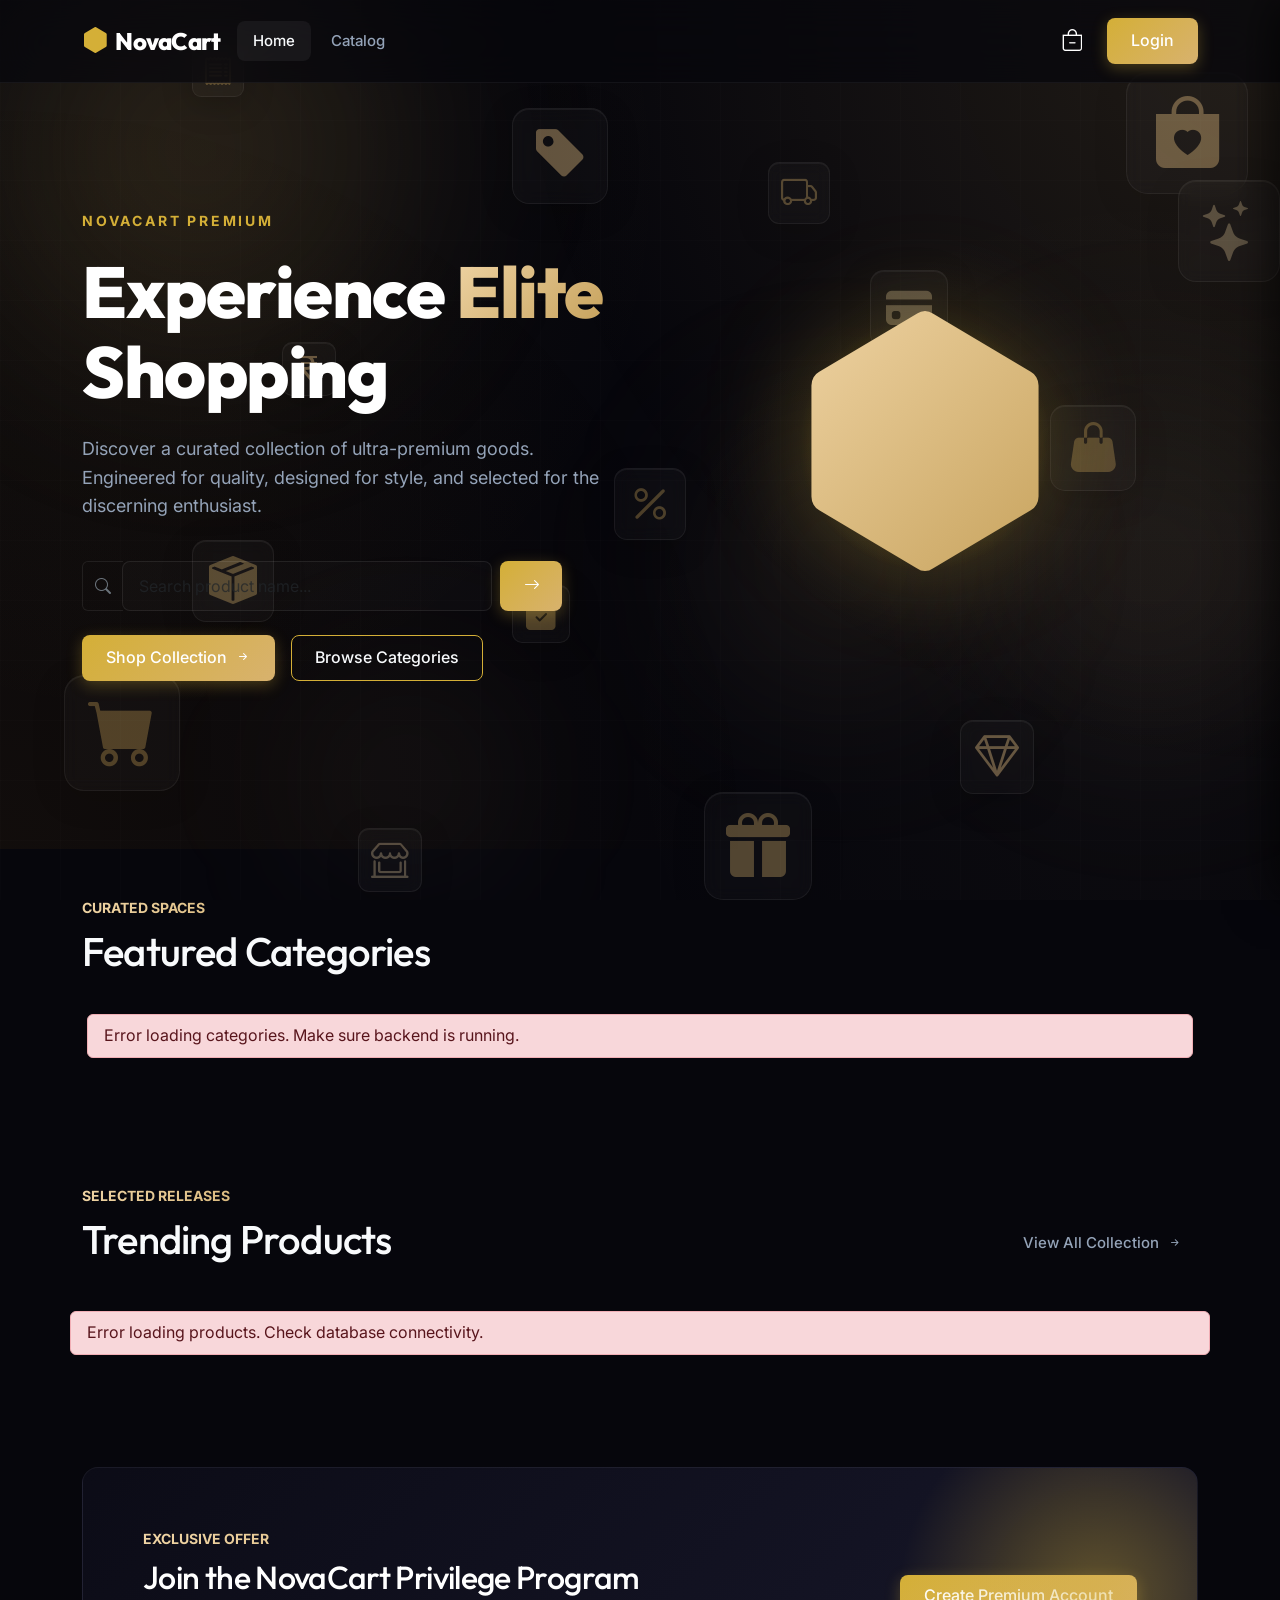
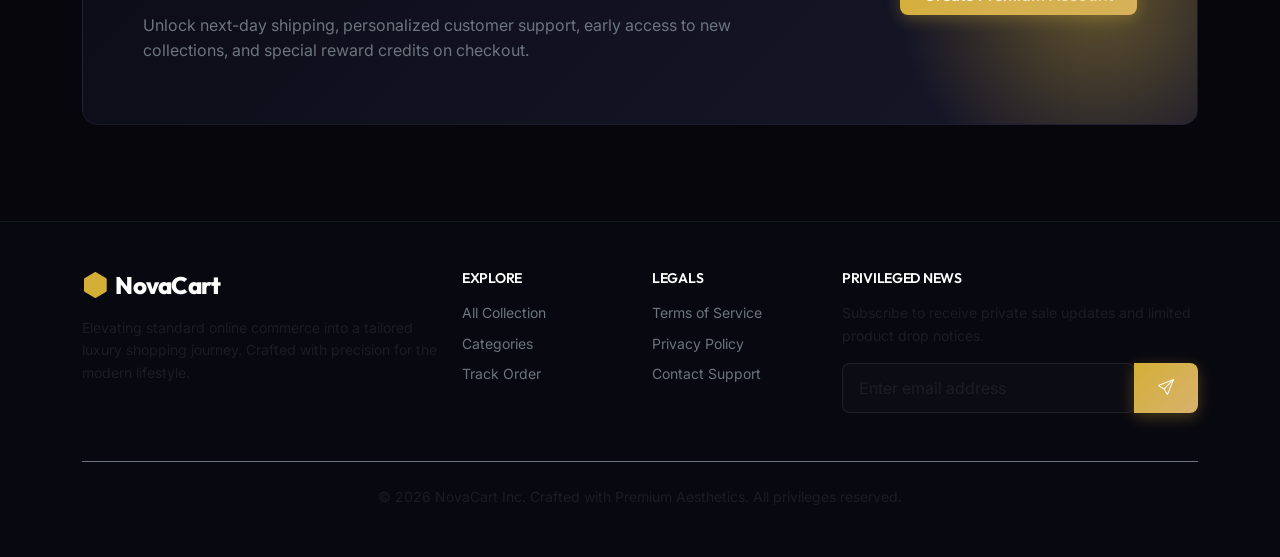
<file: index.html>
<!DOCTYPE html>
<html lang="en">
<head>
    <meta charset="UTF-8">
    <meta name="viewport" content="width=device-width, initial-scale=1.0">
    <meta name="description" content="NovaCart - Experience premium, elite e-commerce shopping. Handpicked categories and limited edition products.">
    <title>NovaCart — Discover Premium, Shop Elite</title>
    <!-- Bootstrap 5 CSS -->
    <link href="https://cdn.jsdelivr.net/npm/bootstrap@5.3.2/dist/css/bootstrap.min.css" rel="stylesheet">
    <!-- Bootstrap Icons -->
    <link href="https://cdn.jsdelivr.net/npm/bootstrap-icons@1.11.2/font/bootstrap-icons.min.css" rel="stylesheet">
    <!-- Custom Style System -->
    <link rel="stylesheet" href="css/style.css">
    <link rel="stylesheet" href="css/components.css">
    <link rel="stylesheet" href="css/pages.css">
</head>
<body>

    <!-- Header / Navbar Container -->
    <div id="header-navbar"></div>

    <!-- Hero Section -->
    <section class="hero-section">
        <div class="container">
            <div class="row align-items-center min-vh-75 py-5">
                <div class="col-lg-6 hero-content fade-in">
                    <span class="hero-subtitle">NovaCart Premium</span>
                    <h1 class="hero-title text-white">Experience <span class="text-gradient-purple">Elite</span> Shopping</h1>
                    <p class="hero-description">Discover a curated collection of ultra-premium goods. Engineered for quality, designed for style, and selected for the discerning enthusiast.</p>
                    
                    <!-- Search Bar -->
                    <div class="mb-4" style="max-width: 480px;">
                        <form id="home-search-form" class="d-flex gap-2">
                            <div class="input-group">
                                <span class="input-group-text bg-transparent border-end-0 text-secondary" style="border-color: rgba(255, 255, 255, 0.08);"><i class="bi bi-search"></i></span>
                                <input type="text" class="form-control form-control-glass border-start-0" id="home-search-input" placeholder="Search product name..." required>
                            </div>
                            <button type="submit" class="glow-btn px-4"><i class="bi bi-arrow-right"></i></button>
                        </form>
                    </div>

                    <div class="d-flex gap-3">
                        <a href="products.html" class="glow-btn">Shop Collection <i class="bi bi-arrow-right-short ms-1"></i></a>
                        <a href="#categories-section" class="glow-btn-outline">Browse Categories</a>
                    </div>
                </div>
                <div class="col-lg-6 text-center mt-5 mt-lg-0 fade-in" style="animation-delay: 0.2s;">
                    <div class="position-relative d-inline-block">
                        <div class="position-absolute top-50 start-50 translate-middle" style="width: 300px; height: 300px; background: radial-gradient(circle, var(--accent-purple-glow) 0%, transparent 60%); z-index: -1;"></div>
                        <i class="bi bi-hexagon-fill text-gradient-purple" style="font-size: 260px; filter: drop-shadow(0 0 50px rgba(212, 175, 55, 0.3));"></i>
                    </div>
                </div>
            </div>
        </div>
    </section>

    <!-- Categories Section -->
    <section id="categories-section" class="py-5">
        <div class="container">
            <div class="d-flex justify-content-between align-items-end mb-4">
                <div>
                    <span class="text-gradient-purple text-uppercase fw-bold small tracking-widest d-block mb-2">Curated Spaces</span>
                    <h2 class="h1 m-0">Featured Categories</h2>
                </div>
            </div>
            
            <!-- Category Horizontal Scroller -->
            <div class="category-scroller" id="home-categories-list">
                <!-- Loaded dynamically -->
                <div class="category-pill-card skeleton"></div>
                <div class="category-pill-card skeleton"></div>
                <div class="category-pill-card skeleton"></div>
                <div class="category-pill-card skeleton"></div>
            </div>
        </div>
    </section>

    <!-- Trending Products Section -->
    <section class="py-5">
        <div class="container">
            <div class="d-flex justify-content-between align-items-end mb-5">
                <div>
                    <span class="text-gradient-gold text-uppercase fw-bold small tracking-widest d-block mb-2">Selected Releases</span>
                    <h2 class="h1 m-0">Trending Products</h2>
                </div>
                <a href="products.html" class="nav-link-elite">View All Collection <i class="bi bi-arrow-right-short ms-1"></i></a>
            </div>
            
            <!-- Products Grid -->
            <div class="row g-4" id="home-products-grid">
                <!-- Skeletons loaded dynamically -->
                <div class="col-6 col-md-4 col-lg-3">
                    <div class="skeleton-card skeleton"></div>
                </div>
                <div class="col-6 col-md-4 col-lg-3">
                    <div class="skeleton-card skeleton"></div>
                </div>
                <div class="col-6 col-md-4 col-lg-3">
                    <div class="skeleton-card skeleton"></div>
                </div>
                <div class="col-6 col-md-4 col-lg-3">
                    <div class="skeleton-card skeleton"></div>
                </div>
            </div>
        </div>
    </section>

    <!-- Mid Promotional Banner -->
    <section class="py-5">
        <div class="container">
            <div class="mid-banner">
                <div class="row align-items-center">
                    <div class="col-md-8">
                        <span class="text-gradient-gold text-uppercase fw-bold small d-block mb-2">Exclusive Offer</span>
                        <h3 class="h2 text-white mb-3">Join the NovaCart Privilege Program</h3>
                        <p class="text-secondary mb-4 mb-md-0 max-w-lg">Unlock next-day shipping, personalized customer support, early access to new collections, and special reward credits on checkout.</p>
                    </div>
                    <div class="col-md-4 text-md-end">
                        <a href="register.html" class="glow-btn">Create Premium Account</a>
                    </div>
                </div>
            </div>
        </div>
    </section>

    <!-- Footer -->
    <footer class="py-5 mt-5" style="border-top: 1px solid rgba(255, 255, 255, 0.05); background: rgba(13, 13, 24, 0.4);">
        <div class="container">
            <div class="row g-4">
                <div class="col-lg-4 col-md-6">
                    <h5 class="navbar-brand-elite mb-3 text-white">
                        <i class="bi bi-hexagon-fill"></i> NovaCart
                    </h5>
                    <p class="text-muted small">Elevating standard online commerce into a tailored luxury shopping journey. Crafted with precision for the modern lifestyle.</p>
                </div>
                <div class="col-lg-2 col-md-3 col-6">
                    <h6 class="text-white mb-3 text-uppercase small font-heading">Explore</h6>
                    <ul class="list-unstyled">
                        <li><a href="products.html" class="text-secondary small d-block mb-2 hover-text-white">All Collection</a></li>
                        <li><a href="#categories-section" class="text-secondary small d-block mb-2 hover-text-white">Categories</a></li>
                        <li><a href="orders.html" class="text-secondary small d-block mb-2 hover-text-white">Track Order</a></li>
                    </ul>
                </div>
                <div class="col-lg-2 col-md-3 col-6">
                    <h6 class="text-white mb-3 text-uppercase small font-heading">Legals</h6>
                    <ul class="list-unstyled">
                        <li><a href="#" class="text-secondary small d-block mb-2 hover-text-white">Terms of Service</a></li>
                        <li><a href="#" class="text-secondary small d-block mb-2 hover-text-white">Privacy Policy</a></li>
                        <li><a href="#" class="text-secondary small d-block mb-2 hover-text-white">Contact Support</a></li>
                    </ul>
                </div>
                <div class="col-lg-4 col-md-6">
                    <h6 class="text-white mb-3 text-uppercase small font-heading">Privileged News</h6>
                    <p class="text-muted small mb-3">Subscribe to receive private sale updates and limited product drop notices.</p>
                    <div class="input-group">
                        <input type="email" class="form-control form-control-glass border-end-0" placeholder="Enter email address" aria-label="Subscriber email">
                        <button class="glow-btn border-start-0" type="button"><i class="bi bi-send"></i></button>
                    </div>
                </div>
            </div>
            <div class="border-top border-secondary mt-5 pt-4 text-center">
                <p class="text-muted small mb-0">&copy; 2026 NovaCart Inc. Crafted with Premium Aesthetics. All privileges reserved.</p>
            </div>
        </div>
    </footer>

    <!-- Bootstrap Bundle JS -->
    <script src="https://cdn.jsdelivr.net/npm/bootstrap@5.3.2/dist/js/bootstrap.bundle.min.js"></script>
    
    <!-- Dynamic Background -->
    <script src="js/bg-morphism.js"></script>
    
    <!-- Custom JS Core Scripts -->
    <script src="js/api.js"></script>
    <script src="js/auth.js"></script>
    <script src="js/app.js"></script>
    <!-- Custom Page Script -->
    <script src="js/home.js"></script>
</body>
</html>
</file>
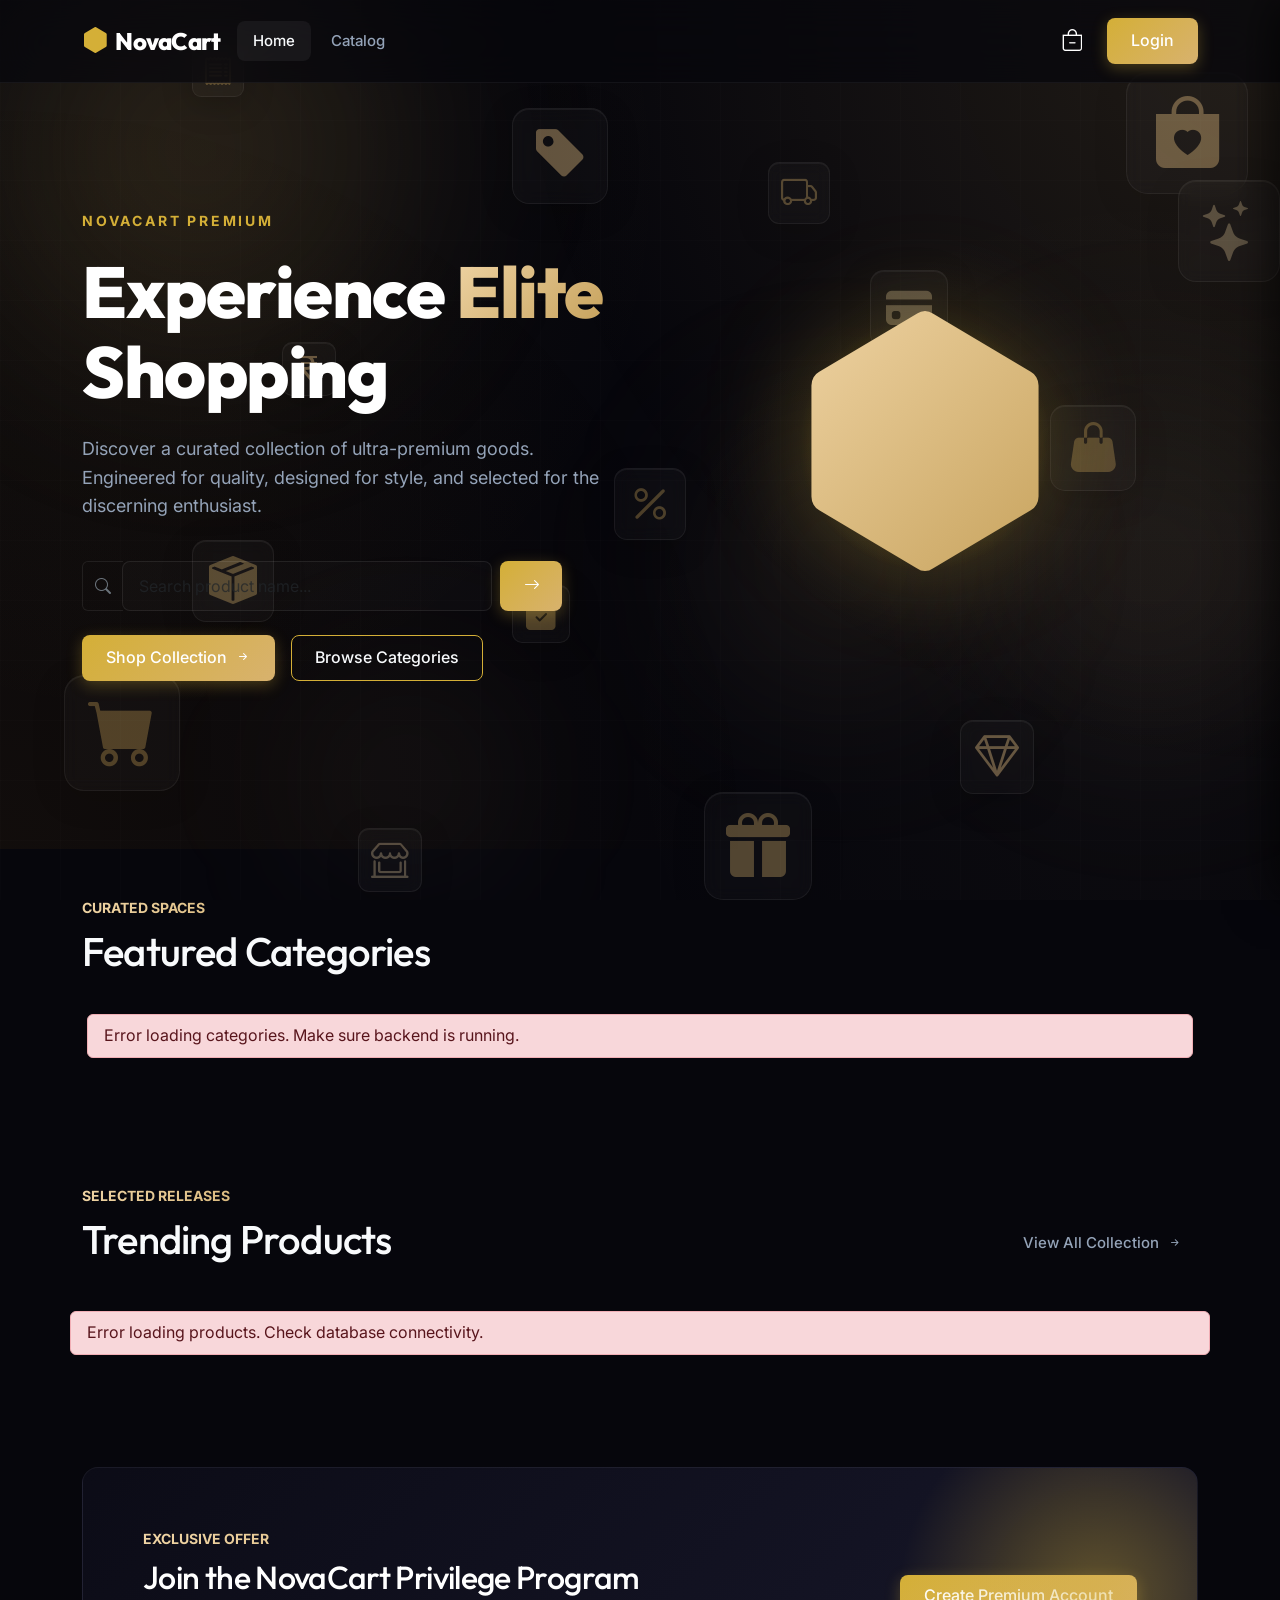
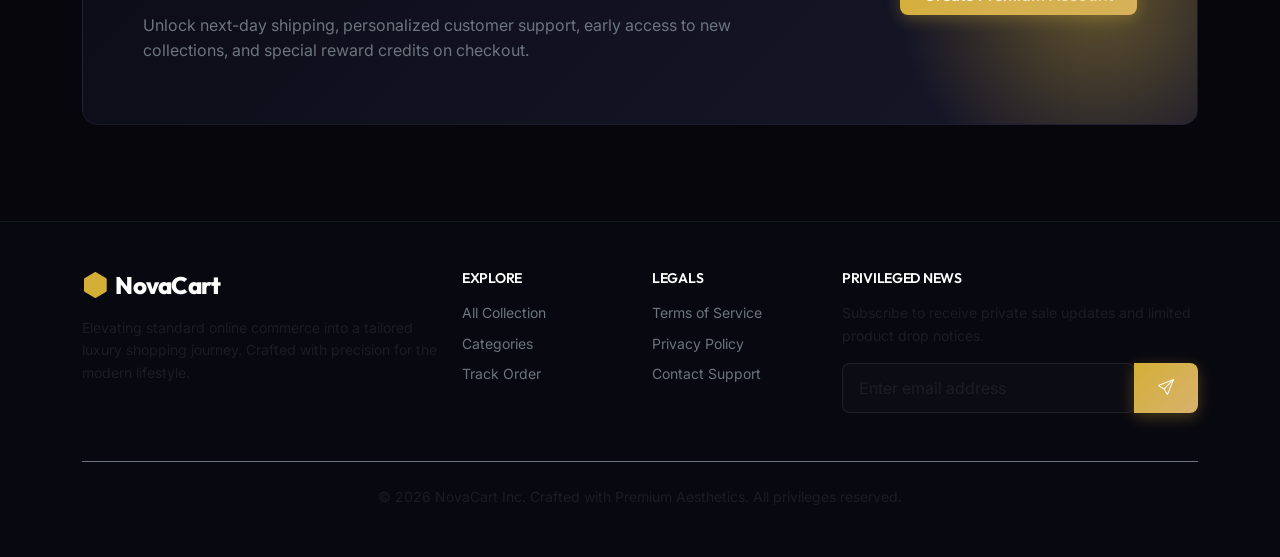
<file: admin.html>
<!DOCTYPE html>
<html lang="en">
<head>
    <meta charset="UTF-8">
    <meta name="viewport" content="width=device-width, initial-scale=1.0">
    <title>Dashboard Control — NovaCart Registry</title>
    <!-- Bootstrap 5 CSS -->
    <link href="https://cdn.jsdelivr.net/npm/bootstrap@5.3.2/dist/css/bootstrap.min.css" rel="stylesheet">
    <!-- Bootstrap Icons -->
    <link href="https://cdn.jsdelivr.net/npm/bootstrap-icons@1.11.2/font/bootstrap-icons.min.css" rel="stylesheet">
    <!-- Custom Style System -->
    <link rel="stylesheet" href="css/style.css">
    <link rel="stylesheet" href="css/components.css">
    <link rel="stylesheet" href="css/pages.css">
</head>
<body>

    <!-- Header / Navbar Container -->
    <div id="header-navbar"></div>

    <!-- Main Container -->
    <div class="container" style="margin-top: 130px; min-height: 80vh;">
        <div class="d-flex justify-content-between align-items-center mb-5">
            <div>
                <h1 class="h2 text-white m-0"><i class="bi bi-shield-lock text-gradient-purple me-2"></i>Dashboard Control</h1>
                <p class="text-secondary small mt-1 mb-0">Manage catalog configurations, inventory levels, and classification filters</p>
            </div>
        </div>

        <!-- Metric Counter Cards -->
        <div class="row g-4 mb-5">
            <div class="col-md-6 col-lg-3">
                <div class="admin-metric-card">
                    <div class="admin-metric-icon"><i class="bi bi-box-seam"></i></div>
                    <div>
                        <div class="text-secondary small">Vault Products</div>
                        <h2 class="h3 text-white m-0" id="metric-total-products">0</h2>
                    </div>
                </div>
            </div>
            <div class="col-md-6 col-lg-3">
                <div class="admin-metric-card">
                    <div class="admin-metric-icon" style="background: rgba(245, 158, 11, 0.15); color: var(--accent-gold);"><i class="bi bi-grid-3x3-gap"></i></div>
                    <div>
                        <div class="text-secondary small">Active Categories</div>
                        <h2 class="h3 text-white m-0" id="metric-total-categories">0</h2>
                    </div>
                </div>
            </div>
        </div>

        <!-- Tabs Navigation -->
        <ul class="nav nav-tabs admin-tabs border-secondary mb-4" id="adminTabs" role="tablist">
            <li class="nav-item" role="presentation">
                <button class="nav-link active" id="products-tab" data-bs-toggle="tab" data-bs-target="#products-panel" type="button" role="tab" aria-controls="products-panel" aria-selected="true">
                    <i class="bi bi-box-seam me-2"></i>Product Vault
                </button>
            </li>
            <li class="nav-item" role="presentation">
                <button class="nav-link" id="categories-tab" data-bs-toggle="tab" data-bs-target="#categories-panel" type="button" role="tab" aria-controls="categories-panel" aria-selected="false">
                    <i class="bi bi-grid-3x3-gap me-2"></i>Categories List
                </button>
            </li>
            <li class="nav-item" role="presentation">
                <button class="nav-link" id="orders-tab" data-bs-toggle="tab" data-bs-target="#orders-panel" type="button" role="tab" aria-controls="orders-panel" aria-selected="false">
                    <i class="bi bi-receipt me-2"></i>Order Requests
                </button>
            </li>
        </ul>

        <!-- Tabs Content Panels -->
        <div class="tab-content" id="adminTabsContent">
            
            <!-- Products Panel -->
            <div class="tab-pane fade show active" id="products-panel" role="tabpanel" aria-labelledby="products-tab">
                <div class="d-flex justify-content-between align-items-center mb-4">
                    <h3 class="h5 m-0 text-white">Registered Masterpieces</h3>
                    <button class="glow-btn btn-sm" onclick="openProductModal()"><i class="bi bi-plus-circle me-1"></i> Register Product</button>
                </div>
                
                <div class="glass-panel p-3">
                    <div class="table-responsive">
                        <table class="table table-dark table-hover table-elite m-0">
                            <thead>
                                <tr>
                                    <th>Ref ID</th>
                                    <th>Image</th>
                                    <th>Product Name</th>
                                    <th>Classification</th>
                                    <th>Value Price</th>
                                    <th>Inventory</th>
                                    <th>Creator</th>
                                    <th class="text-end">Controls</th>
                                </tr>
                            </thead>
                            <tbody id="admin-products-table-body">
                                <tr>
                                    <td colspan="8" class="text-center text-muted py-5">Loading catalog index...</td>
                                </tr>
                            </tbody>
                        </table>
                    </div>
                </div>
            </div>

            <!-- Categories Panel -->
            <div class="tab-pane fade" id="categories-panel" role="tabpanel" aria-labelledby="categories-tab">
                <div class="d-flex justify-content-between align-items-center mb-4">
                    <h3 class="h5 m-0 text-white">Classification Categories</h3>
                    <button class="glow-btn btn-sm" onclick="openCategoryModal()"><i class="bi bi-plus-circle me-1"></i> Add Category</button>
                </div>
                
                <div class="glass-panel p-3">
                    <div class="table-responsive">
                        <table class="table table-dark table-hover table-elite m-0">
                            <thead>
                                <tr>
                                    <th>Ref ID</th>
                                    <th>Category Name</th>
                                    <th>URL Slug</th>
                                    <th>Description</th>
                                    <th>Creator</th>
                                    <th class="text-end">Controls</th>
                                </tr>
                            </thead>
                            <tbody id="admin-categories-table-body">
                                <tr>
                                    <td colspan="6" class="text-center text-muted py-5">Loading categories index...</td>
                                </tr>
                            </tbody>
                        </table>
                    </div>
                </div>
            </div>

            <!-- Order Requests Panel -->
            <div class="tab-pane fade" id="orders-panel" role="tabpanel" aria-labelledby="orders-tab">
                <div class="d-flex justify-content-between align-items-center mb-4">
                    <h3 class="h5 m-0 text-white">Incoming Order Requests</h3>
                </div>
                
                <div class="glass-panel p-3">
                    <div class="table-responsive">
                        <table class="table table-dark table-hover table-elite m-0">
                            <thead>
                                <tr>
                                    <th>Item Ref</th>
                                    <th>Product Name</th>
                                    <th>Quantity</th>
                                    <th>Subtotal</th>
                                    <th>Status</th>
                                    <th class="text-end">Controls</th>
                                </tr>
                            </thead>
                            <tbody id="admin-orders-table-body">
                                <tr>
                                    <td colspan="6" class="text-center text-muted py-5">Loading order requests...</td>
                                </tr>
                            </tbody>
                        </table>
                    </div>
                </div>
            </div>

        </div>
    </div>

    <!-- Product Registry Dialog Modal -->
    <div class="modal fade modal-glass" id="productModal" tabindex="-1" aria-labelledby="productModalLabel" aria-hidden="true">
        <div class="modal-dialog modal-dialog-centered">
            <div class="modal-content">
                <form id="product-form">
                    <div class="modal-header">
                        <h5 class="modal-title" id="productModalLabel">Register Product</h5>
                        <button type="button" class="btn-close btn-close-white" data-bs-dismiss="modal" aria-label="Close"></button>
                    </div>
                    <div class="modal-body">
                        <!-- ID Holder for edits -->
                        <input type="hidden" id="product-id-field">
                        
                        <div class="mb-3">
                            <label for="product-name" class="form-label-glass">Product Name</label>
                            <input type="text" class="form-control form-control-glass" id="product-name" required placeholder="Luxury Quartz Watch">
                        </div>

                        <div class="mb-3">
                            <label for="product-category" class="form-label-glass">Category Classification</label>
                            <select class="form-select form-control-glass" id="product-category" required>
                                <!-- Categories populated dynamically -->
                            </select>
                        </div>
                        
                        <div class="row">
                            <div class="col-6 mb-3">
                                <label for="product-price" class="form-label-glass">Value Price (Rs)</label>
                                <input type="number" step="0.01" min="0.01" class="form-control form-control-glass" id="product-price" required placeholder="299.99">
                            </div>
                            <div class="col-6 mb-3">
                                <label for="product-stock" class="form-label-glass">Stock Inventory</label>
                                <input type="number" min="0" class="form-control form-control-glass" id="product-stock" required placeholder="50">
                            </div>
                        </div>

                        <div class="mb-3">
                            <label for="product-description" class="form-label-glass">Description Specifications</label>
                            <textarea class="form-control form-control-glass" id="product-description" rows="3" placeholder="Handcrafted with pure gold bezel features..."></textarea>
                        </div>

                        <div class="mb-3">
                            <label class="form-label-glass">Media Asset Image</label>
                            <!-- Dropzone input style -->
                            <div class="dropzone-glass" id="product-image-dropzone">
                                <i class="bi bi-cloud-upload text-gradient-purple mb-2" style="font-size: 32px; display: block;"></i>
                                <span class="small text-secondary" id="dropzone-status-text">Click or drag image file here</span>
                                <input type="file" id="product-image-file" accept="image/*" class="d-none">
                            </div>
                            <!-- Cached image URL -->
                            <input type="hidden" id="product-image-url">
                        </div>
                    </div>
                    <div class="modal-footer">
                        <button type="button" class="btn btn-outline-secondary text-secondary py-2 border-secondary" data-bs-dismiss="modal">Dismiss</button>
                        <button type="submit" class="glow-btn" id="product-submit-btn">Save Product</button>
                    </div>
                </form>
            </div>
        </div>
    </div>

    <!-- Category Registry Dialog Modal -->
    <div class="modal fade modal-glass" id="categoryModal" tabindex="-1" aria-labelledby="categoryModalLabel" aria-hidden="true">
        <div class="modal-dialog modal-dialog-centered">
            <div class="modal-content">
                <form id="category-form">
                    <div class="modal-header">
                        <h5 class="modal-title" id="categoryModalLabel">Register Category</h5>
                        <button type="button" class="btn-close btn-close-white" data-bs-dismiss="modal" aria-label="Close"></button>
                    </div>
                    <div class="modal-body">
                        <!-- ID Holder for edits -->
                        <input type="hidden" id="category-id-field">
                        
                        <div class="mb-3">
                            <label for="category-name" class="form-label-glass">Category Name</label>
                            <input type="text" class="form-control form-control-glass" id="category-name" required placeholder="Wearable Tech">
                        </div>

                        <div class="mb-3">
                            <label for="category-slug" class="form-label-glass">URL Slug key</label>
                            <input type="text" class="form-control form-control-glass" id="category-slug" required placeholder="wearable-tech">
                        </div>

                        <div class="mb-3">
                            <label for="category-description" class="form-label-glass">Description Specifications</label>
                            <textarea class="form-control form-control-glass" id="category-description" rows="3" placeholder="Luxury wristwatches, rings, and smart accessory vaults..."></textarea>
                        </div>
                    </div>
                    <div class="modal-footer">
                        <button type="button" class="btn btn-outline-secondary text-secondary py-2 border-secondary" data-bs-dismiss="modal">Dismiss</button>
                        <button type="submit" class="glow-btn" id="category-submit-btn">Save Category</button>
                    </div>
                </form>
            </div>
        </div>
    </div>

    <!-- Footer -->
    <footer class="py-5 mt-5" style="border-top: 1px solid rgba(255, 255, 255, 0.05); background: rgba(13, 13, 24, 0.4);">
        <div class="container text-center">
            <p class="text-muted small mb-0">&copy; 2026 NovaCart Inc. Handcrafted Premium Experience Control.</p>
        </div>
    </footer>

    <!-- Bootstrap Bundle JS -->
    <script src="https://cdn.jsdelivr.net/npm/bootstrap@5.3.2/dist/js/bootstrap.bundle.min.js"></script>
    
    <!-- Dynamic Background -->
    <script src="js/bg-morphism.js"></script>
    
    <!-- Custom JS Core Scripts -->
    <script src="js/api.js"></script>
    <script src="js/auth.js"></script>
    <script src="js/app.js"></script>
    <!-- Custom Page Script -->
    <script src="js/admin.js"></script>
</body>
</html>
</file>
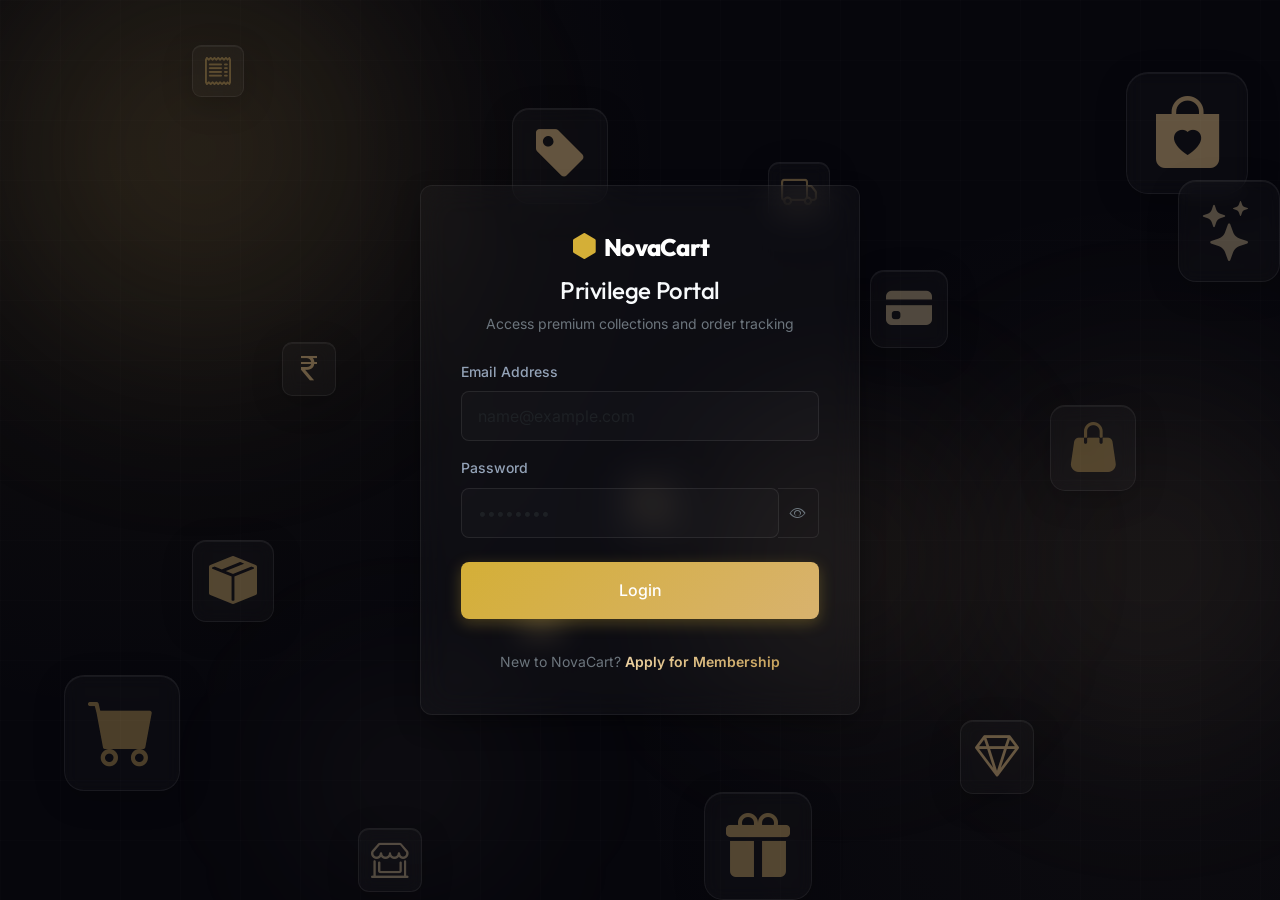
<file: cart.html>
<!DOCTYPE html>
<html lang="en">
<head>
    <meta charset="UTF-8">
    <meta name="viewport" content="width=device-width, initial-scale=1.0">
    <title>Shopping Cart — NovaCart Vault</title>
    <!-- Bootstrap 5 CSS -->
    <link href="https://cdn.jsdelivr.net/npm/bootstrap@5.3.2/dist/css/bootstrap.min.css" rel="stylesheet">
    <!-- Bootstrap Icons -->
    <link href="https://cdn.jsdelivr.net/npm/bootstrap-icons@1.11.2/font/bootstrap-icons.min.css" rel="stylesheet">
    <!-- Custom Style System -->
    <link rel="stylesheet" href="css/style.css">
    <link rel="stylesheet" href="css/components.css">
    <link rel="stylesheet" href="css/pages.css">
</head>
<body>

    <!-- Header / Navbar Container -->
    <div id="header-navbar"></div>

    <!-- Main Container -->
    <div class="container" style="margin-top: 130px; min-height: 80vh;">
        <h1 class="h2 text-white mb-5"><i class="bi bi-bag-dash text-gradient-purple me-2"></i>Your Shopping Cart</h1>
        
        <div class="row g-5">
            <!-- Items Grid -->
            <div class="col-lg-8">
                <div class="glass-panel p-4" id="cart-page-items-card">
                    <!-- Loaded dynamically -->
                    <div class="skeleton mb-3" style="height: 80px; width: 100%;"></div>
                    <div class="skeleton mb-3" style="height: 80px; width: 100%;"></div>
                </div>
            </div>
            
            <!-- Summary Card -->
            <div class="col-lg-4">
                <div class="glass-panel p-4 sticky-top" style="top: 100px;">
                    <h3 class="h4 text-white mb-4">Summary</h3>
                    
                    <div class="d-flex justify-content-between mb-3 pb-3 border-bottom border-secondary">
                        <span class="text-secondary">Subtotal</span>
                        <span class="text-white" id="cart-page-subtotal">Rs. 0.00</span>
                    </div>
                    <div class="d-flex justify-content-between mb-3 pb-3 border-bottom border-secondary">
                        <span class="text-secondary">Shipping</span>
                        <span class="text-success fw-bold">Complimentary</span>
                    </div>
                    <div class="d-flex justify-content-between mb-4">
                        <span class="text-white fw-bold">Total Amount</span>
                        <span class="text-gradient-gold h4 m-0" id="cart-page-total">Rs. 0.00</span>
                    </div>
                    
                    <button class="glow-btn w-100 py-3" id="cart-page-checkout-btn">Authorize Vault Purchase</button>
                    <a href="products.html" class="btn btn-outline-secondary w-100 mt-2 text-secondary py-2 border-secondary">Continue Selection</a>
                </div>
            </div>
        </div>
    </div>

    <!-- Footer -->
    <footer class="py-5 mt-5" style="border-top: 1px solid rgba(255, 255, 255, 0.05); background: rgba(13, 13, 24, 0.4);">
        <div class="container text-center">
            <p class="text-muted small mb-0">&copy; 2026 NovaCart Inc. Handcrafted Premium Experience.</p>
        </div>
    </footer>

    <!-- Bootstrap Bundle JS -->
    <script src="https://cdn.jsdelivr.net/npm/bootstrap@5.3.2/dist/js/bootstrap.bundle.min.js"></script>
    
    <!-- Dynamic Background -->
    <script src="js/bg-morphism.js"></script>
    
    <!-- Custom JS Core Scripts -->
    <script src="js/api.js"></script>
    <script src="js/auth.js"></script>
    <script src="js/app.js"></script>
    <!-- Custom Page Script -->
    <script src="js/cart.js"></script>
</body>
</html>
</file>
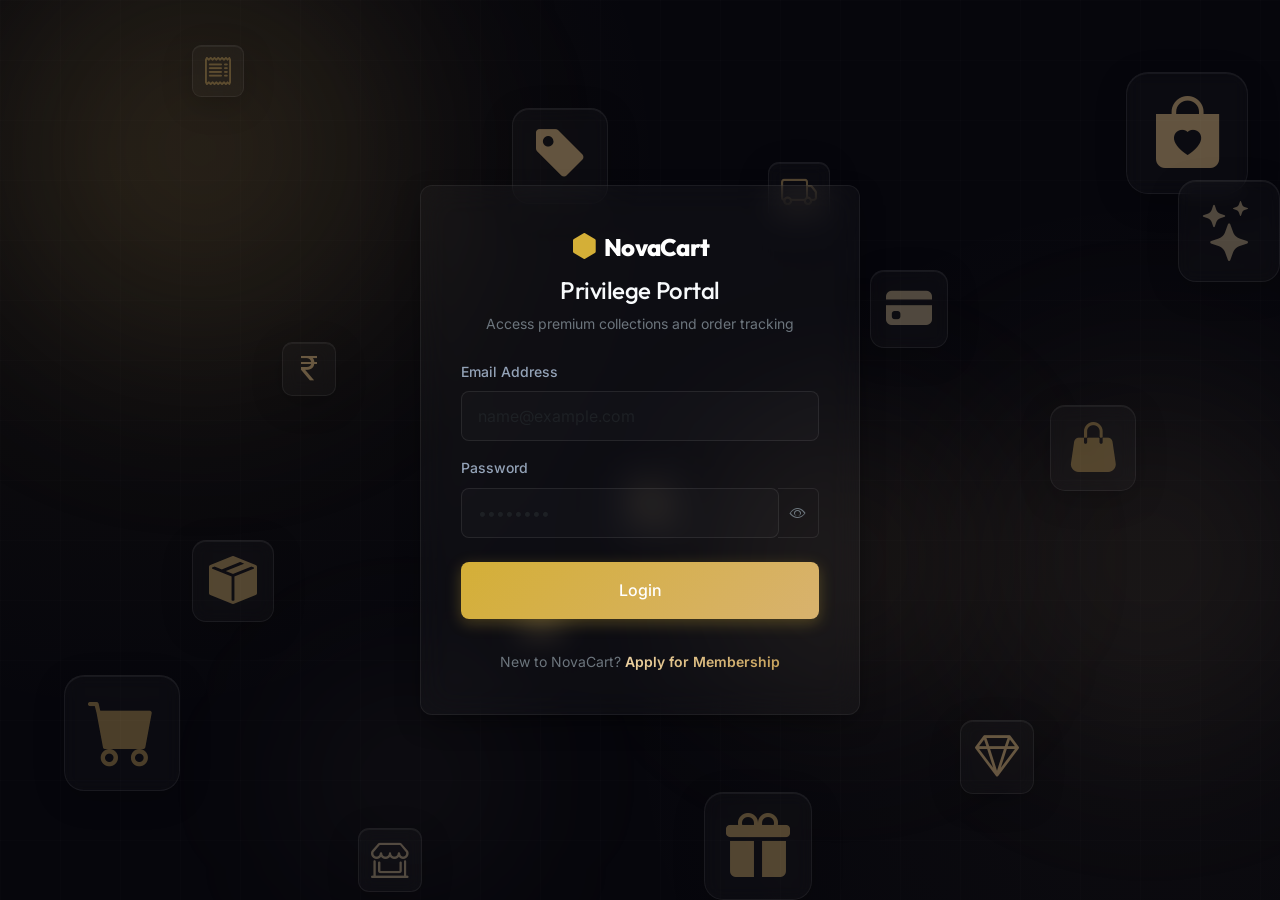
<file: login.html>
<!DOCTYPE html>
<html lang="en">
<head>
    <meta charset="UTF-8">
    <meta name="viewport" content="width=device-width, initial-scale=1.0">
    <title>Login — NovaCart Privilege Portal</title>
    <!-- Bootstrap 5 CSS -->
    <link href="https://cdn.jsdelivr.net/npm/bootstrap@5.3.2/dist/css/bootstrap.min.css" rel="stylesheet">
    <!-- Bootstrap Icons -->
    <link href="https://cdn.jsdelivr.net/npm/bootstrap-icons@1.11.2/font/bootstrap-icons.min.css" rel="stylesheet">
    <!-- Custom Style System -->
    <link rel="stylesheet" href="css/style.css">
    <link rel="stylesheet" href="css/components.css">
    <link rel="stylesheet" href="css/pages.css">
    <style>
        .auth-container {
            min-height: 100vh;
            display: flex;
            align-items: center;
            justify-content: center;
            padding: 40px 20px;
        }
        .auth-card {
            width: 100%;
            max-width: 440px;
            padding: 40px;
        }
    </style>
</head>
<body>

    <!-- Auth Container -->
    <div class="auth-container">
        <div class="auth-card glass-panel fade-in">
            <div class="text-center mb-4">
                <a href="index.html" class="navbar-brand-elite justify-content-center text-white mb-2">
                    <i class="bi bi-hexagon-fill"></i> NovaCart
                </a>
                <h2 class="h4">Privilege Portal</h2>
                <p class="text-secondary small">Access premium collections and order tracking</p>
            </div>
            
            <!-- Error Alert -->
            <div class="alert alert-danger d-none py-2" id="login-error-alert" style="background: rgba(239, 68, 68, 0.1); border-color: rgba(239, 68, 68, 0.2); color: #f87171; font-size: 14px;">
                Invalid Email or Password
            </div>

            <!-- Login Form -->
            <form id="login-form">
                <div class="mb-3">
                    <label for="email" class="form-label-glass">Email Address</label>
                    <input type="email" class="form-control form-control-glass" id="email" required placeholder="name@example.com">
                </div>
                
                <div class="mb-4">
                    <div class="d-flex justify-content-between align-items-center mb-2">
                        <label for="password" class="form-label-glass m-0">Password</label>
                    </div>
                    <div class="input-group">
                        <input type="password" class="form-control form-control-glass border-end-0" id="password" required placeholder="••••••••">
                        <button class="btn btn-outline-secondary border-start-0 text-secondary" style="border-color: rgba(255, 255, 255, 0.08) !important;" type="button" id="toggle-password">
                            <i class="bi bi-eye"></i>
                        </button>
                    </div>
                </div>
                
                <button type="submit" class="glow-btn w-100 py-3 mb-3" id="login-submit-btn">Login</button>
            </form>
            
            <div class="text-center mt-3">
                <p class="text-secondary small mb-0">New to NovaCart? <a href="register.html" class="text-gradient-purple fw-semibold">Apply for Membership</a></p>
            </div>
        </div>
    </div>

    <!-- Bootstrap Bundle JS -->
    <script src="https://cdn.jsdelivr.net/npm/bootstrap@5.3.2/dist/js/bootstrap.bundle.min.js"></script>
    
    <!-- Dynamic Background -->
    <script src="js/bg-morphism.js"></script>
    
    <!-- Custom JS Core Scripts -->
    <script src="js/api.js"></script>
    <script src="js/auth.js"></script>
    
    <script>
        // Password toggle visibility
        document.getElementById('toggle-password').addEventListener('click', function () {
            const pwdInput = document.getElementById('password');
            const icon = this.querySelector('i');
            if (pwdInput.type === 'password') {
                pwdInput.type = 'text';
                icon.classList.remove('bi-eye');
                icon.classList.add('bi-eye-slash');
            } else {
                pwdInput.type = 'password';
                icon.classList.remove('bi-eye-slash');
                icon.classList.add('bi-eye');
            }
        });

        // Handle Login Submission
        document.getElementById('login-form').addEventListener('submit', async function (e) {
            e.preventDefault();
            
            const email = document.getElementById('email').value.trim();
            const password = document.getElementById('password').value;
            const submitBtn = document.getElementById('login-submit-btn');
            const errorAlert = document.getElementById('login-error-alert');
            
            errorAlert.classList.add('d-none');
            submitBtn.disabled = true;
            submitBtn.innerHTML = '<span class="spinner-border spinner-border-sm me-2" role="status" aria-hidden="true"></span>Authenticating...';
            
            try {
                const response = await apiRequest('/auth/login', 'POST', { email, password });
                
                if (response === 'Invalid Email or Password' || !response || response.includes(' ')) {
                    errorAlert.innerText = response || 'Invalid Email or Password';
                    errorAlert.classList.remove('d-none');
                    submitBtn.disabled = false;
                    submitBtn.innerText = 'Authorize Entry';
                    return;
                }
                
                // Store JWT token
                localStorage.setItem('nova_token', response);
                
                // Decode token to see role for welcome toast
                const base64Url = response.split('.')[1];
                const base64 = base64Url.replace(/-/g, '+').replace(/_/g, '/');
                const claims = JSON.parse(atob(base64));
                
                // Redirect user
                const urlParams = new URLSearchParams(window.location.search);
                const redirectUrl = urlParams.get('redirect');
                
                if (redirectUrl) {
                    window.location.href = decodeURIComponent(redirectUrl);
                } else {
                    if (claims.role === 'ADMIN') {
                        window.location.href = 'admin.html';
                    } else {
                        window.location.href = 'index.html';
                    }
                }
                
            } catch (error) {
                errorAlert.innerText = 'Service temporarily unavailable. Try again later.';
                errorAlert.classList.remove('d-none');
                submitBtn.disabled = false;
                submitBtn.innerText = 'Authorize Entry';
            }
        });
    </script>
</body>
</html>
</file>
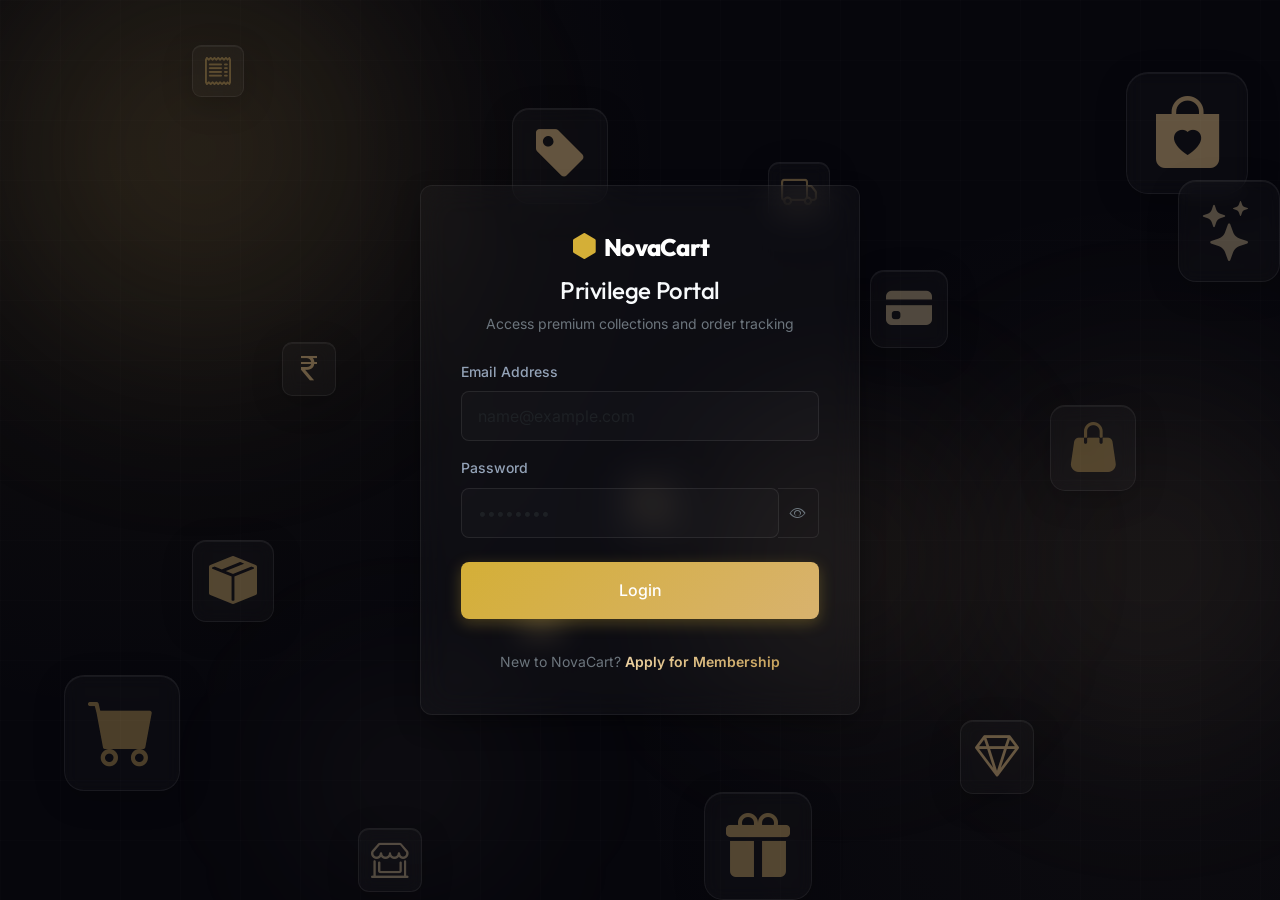
<file: orders.html>
<!DOCTYPE html>
<html lang="en">
<head>
    <meta charset="UTF-8">
    <meta name="viewport" content="width=device-width, initial-scale=1.0">
    <title>My Orders — NovaCart Vault</title>
    <!-- Bootstrap 5 CSS -->
    <link href="https://cdn.jsdelivr.net/npm/bootstrap@5.3.2/dist/css/bootstrap.min.css" rel="stylesheet">
    <!-- Bootstrap Icons -->
    <link href="https://cdn.jsdelivr.net/npm/bootstrap-icons@1.11.2/font/bootstrap-icons.min.css" rel="stylesheet">
    <!-- Custom Style System -->
    <link rel="stylesheet" href="css/style.css">
    <link rel="stylesheet" href="css/components.css">
    <link rel="stylesheet" href="css/pages.css">
</head>
<body>

    <!-- Header / Navbar Container -->
    <div id="header-navbar"></div>

    <!-- Main Container -->
    <div class="container" style="margin-top: 130px; min-height: 80vh; max-width: 900px;">
        <div class="d-flex justify-content-between align-items-center mb-5">
            <div>
                <h1 class="h2 text-white m-0"><i class="bi bi-clock-history text-gradient-purple me-2"></i>My Orders</h1>
                <p class="text-secondary small mt-1 mb-0">Review order tracking statuses and receipts</p>
            </div>
            <button class="glow-btn-outline btn-sm" id="refresh-orders-btn"><i class="bi bi-arrow-clockwise"></i> Refresh</button>
        </div>
        
        <!-- Orders list wrapper -->
        <div id="orders-history-list">
            <!-- Skeletons loaded dynamically -->
            <div class="skeleton mb-3" style="height: 100px; width: 100%;"></div>
            <div class="skeleton mb-3" style="height: 100px; width: 100%;"></div>
            <div class="skeleton mb-3" style="height: 100px; width: 100%;"></div>
        </div>
    </div>

    <!-- Footer -->
    <footer class="py-5 mt-5" style="border-top: 1px solid rgba(255, 255, 255, 0.05); background: rgba(13, 13, 24, 0.4);">
        <div class="container text-center">
            <p class="text-muted small mb-0">&copy; 2026 NovaCart Inc. Handcrafted Premium Experience.</p>
        </div>
    </footer>

    <!-- Bootstrap Bundle JS -->
    <script src="https://cdn.jsdelivr.net/npm/bootstrap@5.3.2/dist/js/bootstrap.bundle.min.js"></script>
    
    <!-- Dynamic Background -->
    <script src="js/bg-morphism.js"></script>
    
    <!-- Custom JS Core Scripts -->
    <script src="js/api.js"></script>
    <script src="js/auth.js"></script>
    <script src="js/app.js"></script>
    <!-- Custom Page Script -->
    <script src="js/orders.js"></script>
</body>
</html>
</file>
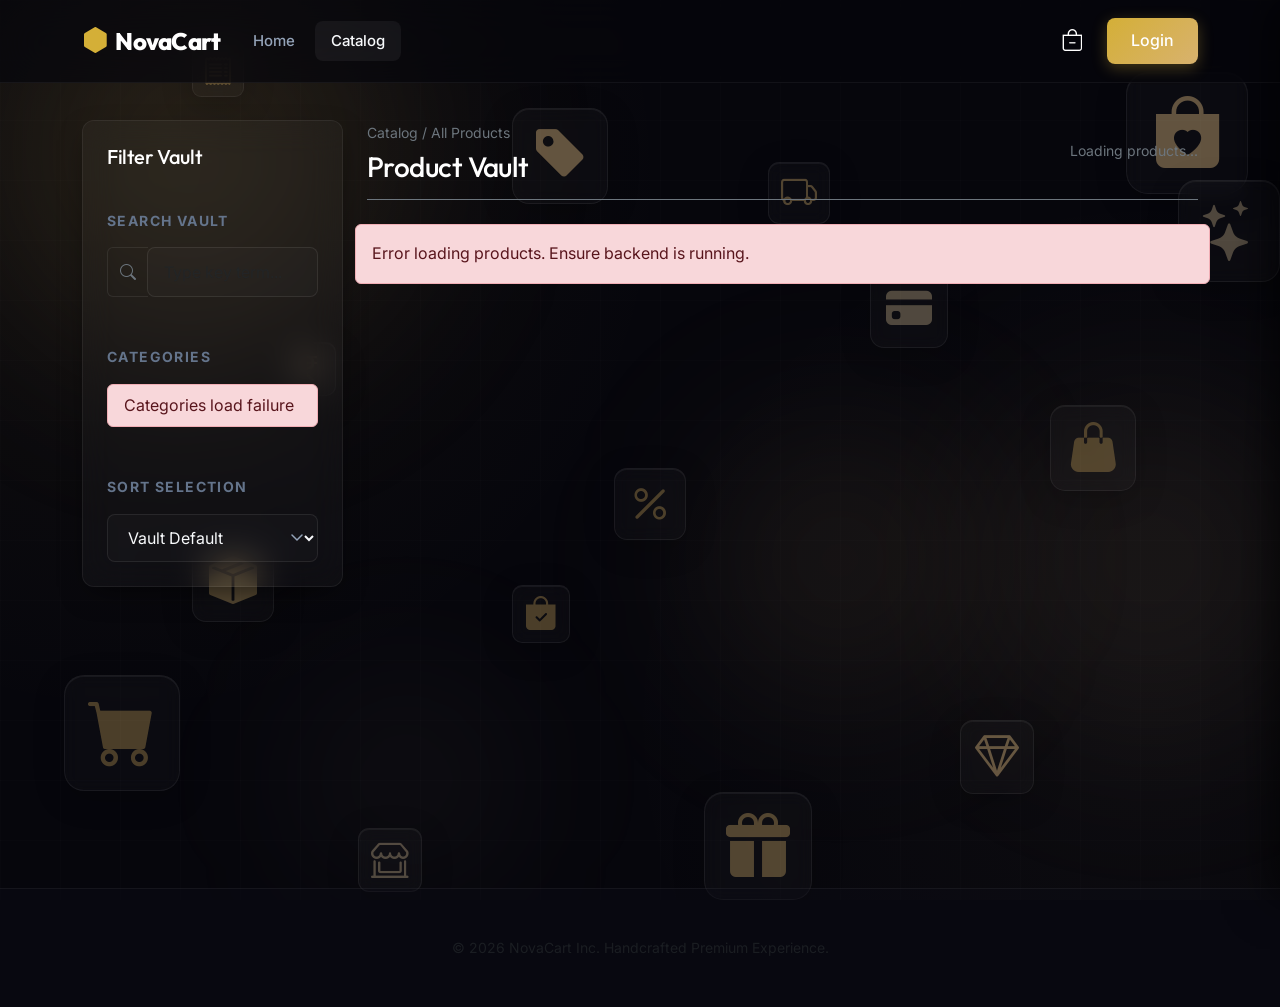
<file: product-detail.html>
<!DOCTYPE html>
<html lang="en">
<head>
    <meta charset="UTF-8">
    <meta name="viewport" content="width=device-width, initial-scale=1.0">
    <meta name="description" content="View product specifications, price, details, and purchase details.">
    <title>Product Details — NovaCart Vault</title>
    <!-- Bootstrap 5 CSS -->
    <link href="https://cdn.jsdelivr.net/npm/bootstrap@5.3.2/dist/css/bootstrap.min.css" rel="stylesheet">
    <!-- Bootstrap Icons -->
    <link href="https://cdn.jsdelivr.net/npm/bootstrap-icons@1.11.2/font/bootstrap-icons.min.css" rel="stylesheet">
    <!-- Custom Style System -->
    <link rel="stylesheet" href="css/style.css">
    <link rel="stylesheet" href="css/components.css">
    <link rel="stylesheet" href="css/pages.css">
</head>
<body>

    <!-- Header / Navbar Container -->
    <div id="header-navbar"></div>

    <!-- Main Container -->
    <div class="container" style="margin-top: 130px; min-height: 80vh;">
        
        <!-- Back to Catalog Link -->
        <div class="mb-4">
            <a href="products.html" class="nav-link-elite d-inline-flex align-items-center gap-2">
                <i class="bi bi-arrow-left"></i> Back to Catalog Collection
            </a>
        </div>
        
        <!-- Product View Card -->
        <div class="row g-5" id="product-detail-container">
            <!-- Loading states loaded dynamically -->
            <div class="col-lg-6">
                <div class="skeleton" style="height: 450px; border-radius: var(--radius-lg);"></div>
            </div>
            <div class="col-lg-6">
                <div class="skeleton mb-3" style="height: 20px; width: 30%;"></div>
                <div class="skeleton mb-3" style="height: 40px; width: 80%;"></div>
                <div class="skeleton mb-4" style="height: 30px; width: 40%;"></div>
                <div class="skeleton mb-3" style="height: 100px; width: 100%;"></div>
                <div class="skeleton" style="height: 50px; width: 50%;"></div>
            </div>
        </div>

        <!-- Related Products Section -->
        <section class="py-5 mt-5 border-top border-secondary">
            <h3 class="h2 text-white mb-4">Related Masterpieces</h3>
            <div class="row g-4" id="detail-related-products">
                <!-- Related products loaded dynamically -->
                <div class="col-6 col-md-3">
                    <div class="skeleton-card skeleton" style="height: 320px;"></div>
                </div>
                <div class="col-6 col-md-3">
                    <div class="skeleton-card skeleton" style="height: 320px;"></div>
                </div>
            </div>
        </section>

    </div>

    <!-- Footer -->
    <footer class="py-5 mt-5" style="border-top: 1px solid rgba(255, 255, 255, 0.05); background: rgba(13, 13, 24, 0.4);">
        <div class="container text-center">
            <p class="text-muted small mb-0">&copy; 2026 NovaCart Inc. Handcrafted Premium Experience.</p>
        </div>
    </footer>

    <!-- Bootstrap Bundle JS -->
    <script src="https://cdn.jsdelivr.net/npm/bootstrap@5.3.2/dist/js/bootstrap.bundle.min.js"></script>
    
    <!-- Dynamic Background -->
    <script src="js/bg-morphism.js"></script>
    
    <!-- Custom JS Core Scripts -->
    <script src="js/api.js"></script>
    <script src="js/auth.js"></script>
    <script src="js/app.js"></script>
    <!-- Custom Page Script -->
    <script src="js/product-detail.js"></script>
</body>
</html>
</file>
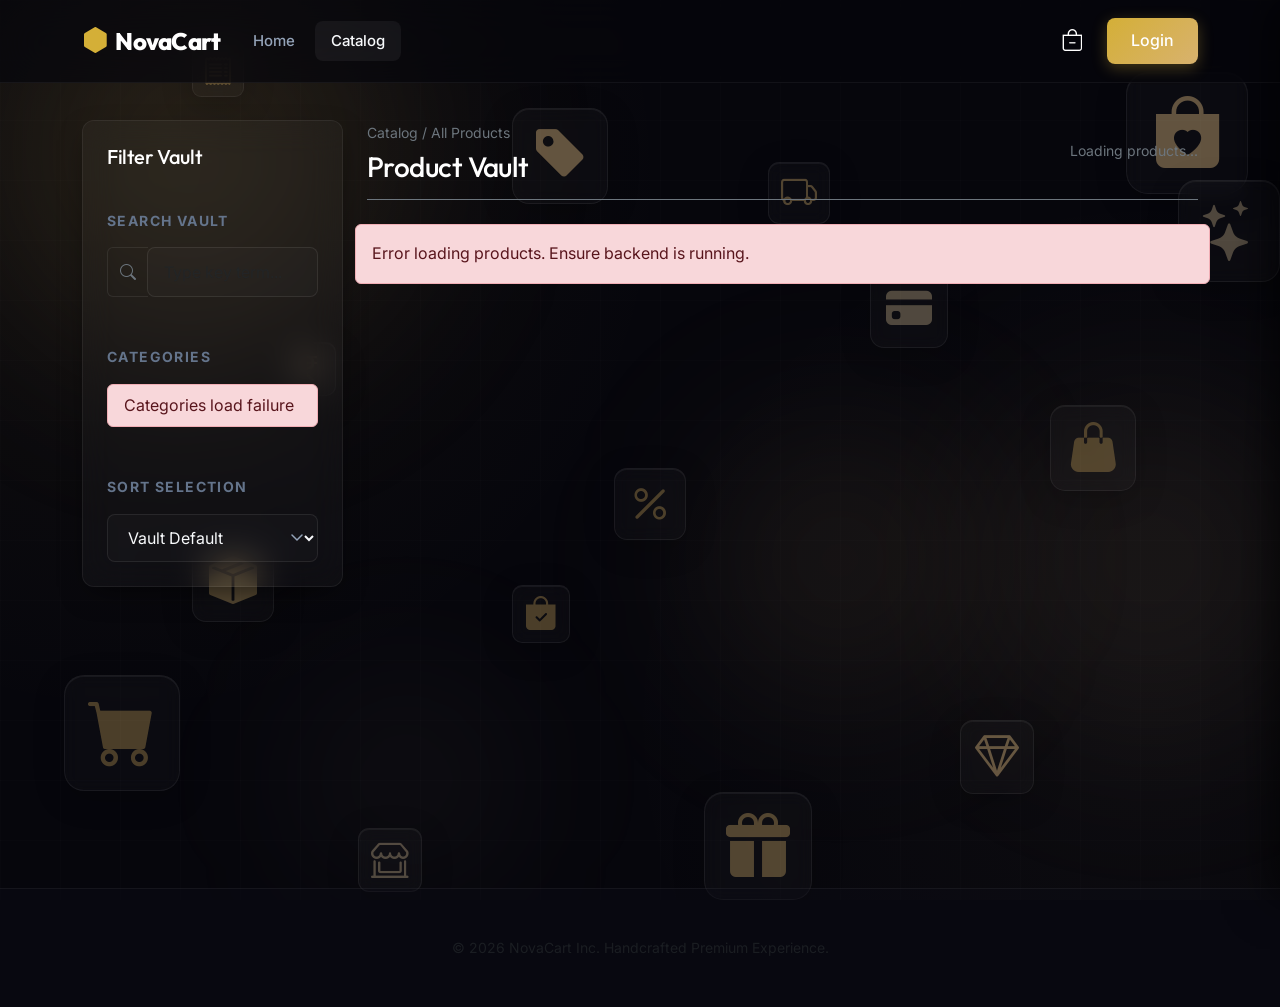
<file: products.html>
<!DOCTYPE html>
<html lang="en">
<head>
    <meta charset="UTF-8">
    <meta name="viewport" content="width=device-width, initial-scale=1.0">
    <meta name="description" content="Browse our luxury e-commerce catalog. Search, filter, and buy the finest premium items.">
    <title>Catalog — NovaCart Vault</title>
    <!-- Bootstrap 5 CSS -->
    <link href="https://cdn.jsdelivr.net/npm/bootstrap@5.3.2/dist/css/bootstrap.min.css" rel="stylesheet">
    <!-- Bootstrap Icons -->
    <link href="https://cdn.jsdelivr.net/npm/bootstrap-icons@1.11.2/font/bootstrap-icons.min.css" rel="stylesheet">
    <!-- Custom Style System -->
    <link rel="stylesheet" href="css/style.css">
    <link rel="stylesheet" href="css/components.css">
    <link rel="stylesheet" href="css/pages.css">
</head>
<body>

    <!-- Header / Navbar Container -->
    <div id="header-navbar"></div>

    <!-- Main Container -->
    <div class="container" style="margin-top: 120px; min-height: 80vh;">
        <div class="row">
            
            <!-- Filters Sidebar -->
            <div class="col-lg-3 mb-4">
                <div class="sidebar-filters glass-panel p-4">
                    <div class="d-flex justify-content-between align-items-center mb-3">
                        <h4 class="h5 m-0 text-white">Filter Vault</h4>
                        <button class="btn btn-sm btn-link text-muted p-0 d-none" id="clear-filters-btn">Clear All</button>
                    </div>

                    <!-- Search Input -->
                    <div class="mb-4">
                        <label for="catalog-search" class="filter-group-title">Search Vault</label>
                        <div class="input-group">
                            <span class="input-group-text bg-transparent border-end-0 text-secondary" style="border-color: rgba(255, 255, 255, 0.08);"><i class="bi bi-search"></i></span>
                            <input type="text" class="form-control form-control-glass border-start-0" id="catalog-search" placeholder="Type key term...">
                        </div>
                    </div>

                    <!-- Categories List -->
                    <div class="mb-4">
                        <label class="filter-group-title">Categories</label>
                        <div id="catalog-categories-list">
                            <!-- Categories dynamically rendered -->
                            <div class="skeleton" style="height: 35px; margin-bottom: 8px;"></div>
                            <div class="skeleton" style="height: 35px; margin-bottom: 8px;"></div>
                            <div class="skeleton" style="height: 35px; margin-bottom: 8px;"></div>
                        </div>
                    </div>

                    <!-- Sort Controls -->
                    <div>
                        <label for="catalog-sort" class="filter-group-title">Sort Selection</label>
                        <select class="form-select form-control-glass" id="catalog-sort">
                            <option value="id-asc" selected>Vault Default</option>
                            <option value="price-asc">Price: Low to High</option>
                            <option value="price-desc">Price: High to Low</option>
                            <option value="name-asc">Name: A to Z</option>
                            <option value="name-desc">Name: Z to A</option>
                        </select>
                    </div>
                </div>
            </div>

            <!-- Products Listing -->
            <div class="col-lg-9">
                <!-- Breadcrumbs and Grid header -->
                <div class="d-flex flex-wrap justify-content-between align-items-center mb-4 pb-3 border-bottom border-secondary">
                    <div>
                        <span class="text-secondary small" id="catalog-breadcrumbs">Catalog / All Products</span>
                        <h2 class="h3 text-white mt-1 mb-0" id="catalog-title">Product Vault</h2>
                    </div>
                    <div class="text-secondary small mt-2 mt-md-0" id="catalog-item-count">
                        Loading products...
                    </div>
                </div>

                <!-- Products Grid -->
                <div class="row g-4" id="catalog-products-grid">
                    <!-- Skeletons loaded dynamically -->
                    <div class="col-6 col-md-4">
                        <div class="skeleton-card skeleton"></div>
                    </div>
                    <div class="col-6 col-md-4">
                        <div class="skeleton-card skeleton"></div>
                    </div>
                    <div class="col-6 col-md-4">
                        <div class="skeleton-card skeleton"></div>
                    </div>
                </div>

                <!-- Pagination -->
                <div class="d-flex justify-content-center mt-5">
                    <nav aria-label="Product pagination">
                        <ul class="pagination pagination-elite" id="catalog-pagination">
                            <!-- Dynamic pagination links -->
                        </ul>
                    </nav>
                </div>

            </div>

        </div>
    </div>

    <!-- Footer -->
    <footer class="py-5 mt-5" style="border-top: 1px solid rgba(255, 255, 255, 0.05); background: rgba(13, 13, 24, 0.4);">
        <div class="container text-center">
            <p class="text-muted small mb-0">&copy; 2026 NovaCart Inc. Handcrafted Premium Experience.</p>
        </div>
    </footer>

    <!-- Bootstrap Bundle JS -->
    <script src="https://cdn.jsdelivr.net/npm/bootstrap@5.3.2/dist/js/bootstrap.bundle.min.js"></script>
    
    <!-- Dynamic Background -->
    <script src="js/bg-morphism.js"></script>
    
    <!-- Custom JS Core Scripts -->
    <script src="js/api.js"></script>
    <script src="js/auth.js"></script>
    <script src="js/app.js"></script>
    <!-- Custom Page Script -->
    <script src="js/products.js"></script>
</body>
</html>
</file>
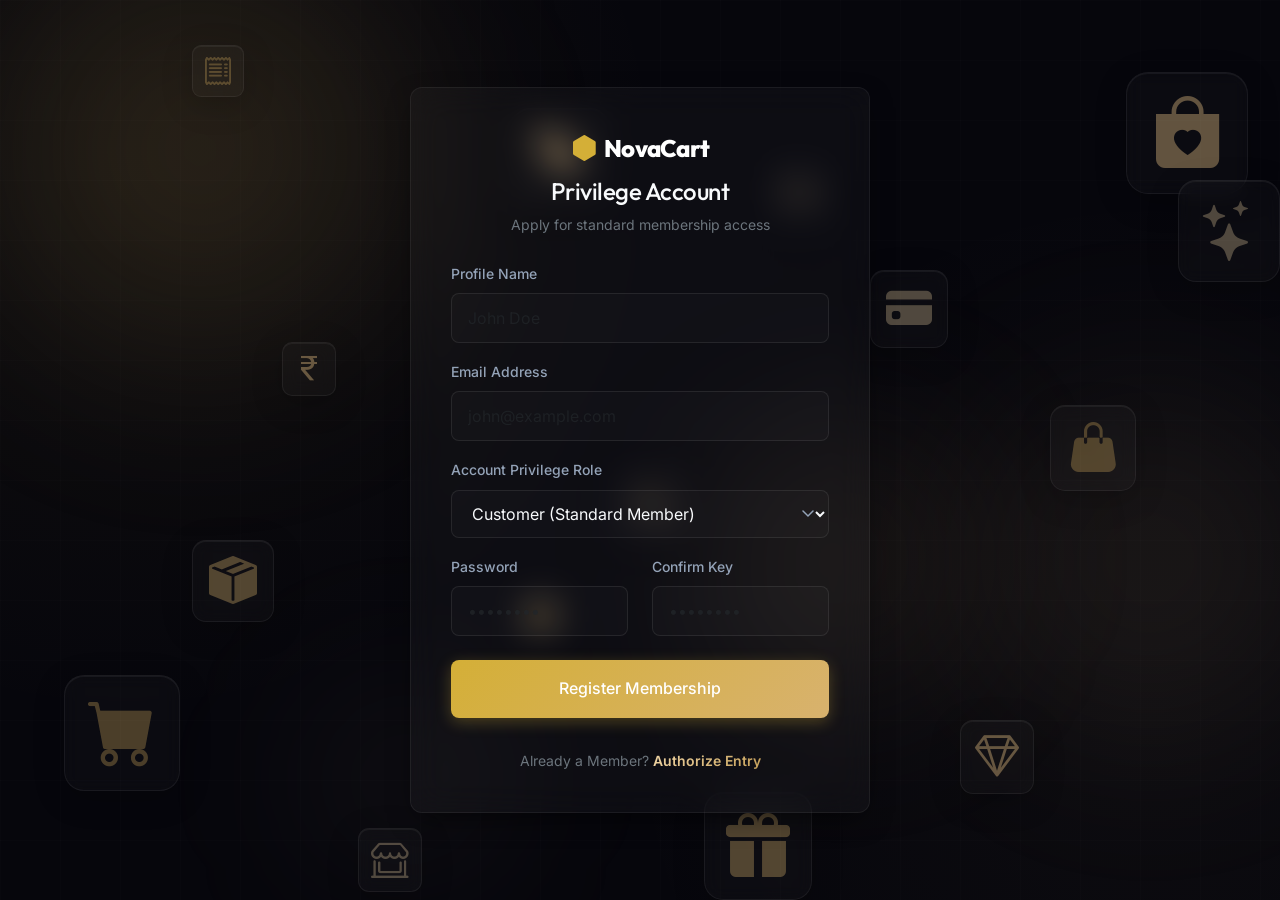
<file: register.html>
<!DOCTYPE html>
<html lang="en">
<head>
    <meta charset="UTF-8">
    <meta name="viewport" content="width=device-width, initial-scale=1.0">
    <title>Membership Application — NovaCart</title>
    <!-- Bootstrap 5 CSS -->
    <link href="https://cdn.jsdelivr.net/npm/bootstrap@5.3.2/dist/css/bootstrap.min.css" rel="stylesheet">
    <!-- Bootstrap Icons -->
    <link href="https://cdn.jsdelivr.net/npm/bootstrap-icons@1.11.2/font/bootstrap-icons.min.css" rel="stylesheet">
    <!-- Custom Style System -->
    <link rel="stylesheet" href="css/style.css">
    <link rel="stylesheet" href="css/components.css">
    <link rel="stylesheet" href="css/pages.css">
    <style>
        .auth-container {
            min-height: 100vh;
            display: flex;
            align-items: center;
            justify-content: center;
            padding: 40px 20px;
        }
        .auth-card {
            width: 100%;
            max-width: 460px;
            padding: 40px;
        }
    </style>
</head>
<body>

    <!-- Auth Container -->
    <div class="auth-container">
        <div class="auth-card glass-panel fade-in">
            <div class="text-center mb-4">
                <a href="index.html" class="navbar-brand-elite justify-content-center text-white mb-2">
                    <i class="bi bi-hexagon-fill"></i> NovaCart
                </a>
                <h2 class="h4">Privilege Account</h2>
                <p class="text-secondary small">Apply for standard membership access</p>
            </div>
            
            <!-- Error Alert -->
            <div class="alert alert-danger d-none py-2" id="reg-error-alert" style="background: rgba(239, 68, 68, 0.1); border-color: rgba(239, 68, 68, 0.2); color: #f87171; font-size: 14px;">
                Registration failed. Account might already exist.
            </div>
            
            <!-- Success Alert -->
            <div class="alert alert-success d-none py-2" id="reg-success-alert" style="background: rgba(16, 185, 129, 0.1); border-color: rgba(16, 185, 129, 0.2); color: #34d399; font-size: 14px;">
                Membership approved! Redirecting to credentials portal...
            </div>

            <!-- Register Form -->
            <form id="register-form">
                <div class="mb-3">
                    <label for="username" class="form-label-glass">Profile Name</label>
                    <input type="text" class="form-control form-control-glass" id="username" required placeholder="John Doe">
                </div>

                <div class="mb-3">
                    <label for="email" class="form-label-glass">Email Address</label>
                    <input type="email" class="form-control form-control-glass" id="email" required placeholder="john@example.com">
                </div>
                
                <div class="mb-3">
                    <label for="role" class="form-label-glass">Account Privilege Role</label>
                    <select class="form-select form-control-glass" id="role" required>
                        <option value="CUSTOMER" selected>Customer (Standard Member)</option>
                        <option value="ADMIN">Admin (Catalog Administrator)</option>
                    </select>
                </div>

                <div class="row mb-4">
                    <div class="col-md-6 mb-3 mb-md-0">
                        <label for="password" class="form-label-glass">Password</label>
                        <input type="password" class="form-control form-control-glass" id="password" required placeholder="••••••••" minlength="4">
                    </div>
                    <div class="col-md-6">
                        <label for="confirm-password" class="form-label-glass">Confirm Key</label>
                        <input type="password" class="form-control form-control-glass" id="confirm-password" required placeholder="••••••••">
                    </div>
                </div>
                
                <button type="submit" class="glow-btn w-100 py-3 mb-3" id="reg-submit-btn">Register Membership</button>
            </form>
            
            <div class="text-center mt-3">
                <p class="text-secondary small mb-0">Already a Member? <a href="login.html" class="text-gradient-purple fw-semibold">Authorize Entry</a></p>
            </div>
        </div>
    </div>

    <!-- Bootstrap Bundle JS -->
    <script src="https://cdn.jsdelivr.net/npm/bootstrap@5.3.2/dist/js/bootstrap.bundle.min.js"></script>
    
    <!-- Dynamic Background -->
    <script src="js/bg-morphism.js"></script>
    
    <!-- Custom JS Core Scripts -->
    <script src="js/api.js"></script>
    <script src="js/auth.js"></script>
    
    <script>
        document.getElementById('register-form').addEventListener('submit', async function (e) {
            e.preventDefault();
            
            const username = document.getElementById('username').value.trim();
            const email = document.getElementById('email').value.trim();
            const password = document.getElementById('password').value;
            const confirmPassword = document.getElementById('confirm-password').value;
            const role = document.getElementById('role').value;
            
            const submitBtn = document.getElementById('reg-submit-btn');
            const errorAlert = document.getElementById('reg-error-alert');
            const successAlert = document.getElementById('reg-success-alert');
            
            errorAlert.classList.add('d-none');
            successAlert.classList.add('d-none');
            
            if (password !== confirmPassword) {
                errorAlert.innerText = 'Passwords do not match.';
                errorAlert.classList.remove('d-none');
                return;
            }
            
            submitBtn.disabled = true;
            submitBtn.innerHTML = '<span class="spinner-border spinner-border-sm me-2" role="status" aria-hidden="true"></span>Validating Membership...';
            
            try {
                const body = {
                    username: username,
                    email: email,
                    password: password,
                    role: role
                };
                
                const response = await apiRequest('/auth/register', 'POST', body);
                
                successAlert.classList.remove('d-none');
                setTimeout(() => {
                    window.location.href = 'login.html';
                }, 2000);
                
            } catch (error) {
                errorAlert.innerText = 'Membership application rejected. Email may already be registered.';
                errorAlert.classList.remove('d-none');
                submitBtn.disabled = false;
                submitBtn.innerText = 'Register Membership';
            }
        });
    </script>
</body>
</html>
</file>
<file: css/style.css>
/* style.css - Global Styles & Design System */
@import url('https://fonts.googleapis.com/css2?family=Inter:wght@300;400;500;600;700&family=Outfit:wght@400;500;600;700;800&display=swap');

:root {
    /* Color Palette */
    --bg-primary: #06060c;
    --bg-secondary: #0d0d18;
    --bg-tertiary: #131326;
    --accent-purple: #d4af37;
    --accent-purple-glow: rgba(212, 175, 55, 0.4);
    --accent-purple-hover: #e5c185;
    --accent-gold: #d4af37;
    --accent-gold-hover: #e5c185;
    --text-primary: #f8fafc;
    --text-secondary: #94a3b8;
    --text-muted: #64748b;
    --border-color: rgba(255, 255, 255, 0.08);
    --border-glow: rgba(212, 175, 55, 0.15);
    
    /* Layout & Shadow constants */
    --font-heading: 'Outfit', sans-serif;
    --font-body: 'Inter', sans-serif;
    --radius-lg: 16px;
    --radius-md: 12px;
    --radius-sm: 8px;
    --transition-smooth: all 0.3s cubic-bezier(0.4, 0, 0.2, 1);
    --glass-bg: rgba(255, 255, 255, 0.03);
    --glass-border: rgba(255, 255, 255, 0.06);
    --glass-blur: blur(16px);
    
    --shadow-premium: 0 10px 30px -10px rgba(0, 0, 0, 0.7);
    --shadow-glow: 0 0 25px rgba(212, 175, 55, 0.35);
}

/* Base resets */
* {
    margin: 0;
    padding: 0;
    box-sizing: border-box;
}

body {
    background-color: var(--bg-primary);
    color: var(--text-primary);
    font-family: var(--font-body);
    overflow-x: hidden;
    line-height: 1.6;
    background-image: 
        radial-gradient(circle at 10% 20%, rgba(212, 175, 55, 0.05) 0%, transparent 40%),
        radial-gradient(circle at 90% 80%, rgba(229, 193, 133, 0.03) 0%, transparent 40%);
    background-attachment: fixed;
}

h1, h2, h3, h4, h5, h6 {
    font-family: var(--font-heading);
    font-weight: 600;
    color: var(--text-primary);
    letter-spacing: -0.02em;
}

a {
    color: var(--accent-purple);
    text-decoration: none;
    transition: var(--transition-smooth);
}

a:hover {
    color: var(--accent-purple-hover);
}

/* Animations */
@keyframes shimmer {
    0% {
        background-position: -200% 0;
    }
    100% {
        background-position: 200% 0;
    }
}

@keyframes float {
    0%, 100% {
        transform: translateY(0) rotate(0deg);
    }
    33% {
        transform: translateY(-12px) rotate(3deg);
    }
    66% {
        transform: translateY(-6px) rotate(-2deg);
    }
}

@keyframes float-reverse {
    0%, 100% {
        transform: translateY(0) rotate(0deg);
    }
    33% {
        transform: translateY(10px) rotate(-4deg);
    }
    66% {
        transform: translateY(5px) rotate(2deg);
    }
}

@keyframes drift {
    0% { transform: translate(0, 0) rotate(0deg) scale(1); }
    25% { transform: translate(20px, -15px) rotate(5deg) scale(1.05); }
    50% { transform: translate(10px, 20px) rotate(-3deg) scale(0.97); }
    75% { transform: translate(-15px, 5px) rotate(7deg) scale(1.02); }
    100% { transform: translate(0, 0) rotate(0deg) scale(1); }
}

@keyframes drift-slow {
    0% { transform: translate(0, 0) rotate(0deg); }
    50% { transform: translate(-25px, -20px) rotate(-8deg); }
    100% { transform: translate(0, 0) rotate(0deg); }
}

@keyframes orb-pulse {
    0%, 100% { transform: scale(1); opacity: 0.6; }
    50% { transform: scale(1.3); opacity: 0.9; }
}

@keyframes pulse-glow {
    0%, 100% {
        box-shadow: 0 0 15px rgba(124, 58, 237, 0.2);
    }
    50% {
        box-shadow: 0 0 25px rgba(124, 58, 237, 0.4);
    }
}

@keyframes slideInRight {
    from {
        transform: translateX(100%);
    }
    to {
        transform: translateX(0);
    }
}

@keyframes fadeScaleIn {
    from {
        opacity: 0;
        transform: scale(0.95);
    }
    to {
        opacity: 1;
        transform: scale(1);
    }
}

@keyframes icon-spin-slow {
    from { transform: rotate(0deg); }
    to { transform: rotate(360deg); }
}

/* ==============================
   DYNAMIC MORPHISM BACKGROUND
   ============================== */

/* Fixed background canvas layer - sits below all content */
#bg-canvas {
    position: fixed;
    top: 0;
    left: 0;
    width: 100vw;
    height: 100vh;
    z-index: -2;
    overflow: hidden;
    pointer-events: none;
}

/* Gradient Orbs */
.bg-orb {
    position: absolute;
    border-radius: 50%;
    filter: blur(80px);
    pointer-events: none;
}

.bg-orb-1 {
    width: 600px;
    height: 600px;
    background: radial-gradient(circle, rgba(197, 160, 89, 0.18) 0%, transparent 70%);
    top: -150px;
    left: -100px;
    animation: orb-pulse 8s ease-in-out infinite;
}

.bg-orb-2 {
    width: 500px;
    height: 500px;
    background: radial-gradient(circle, rgba(229, 193, 133, 0.10) 0%, transparent 70%);
    bottom: 10%;
    right: -120px;
    animation: orb-pulse 10s ease-in-out infinite reverse;
}

.bg-orb-3 {
    width: 400px;
    height: 400px;
    background: radial-gradient(circle, rgba(216, 178, 110, 0.12) 0%, transparent 70%);
    top: 40%;
    left: 50%;
    animation: orb-pulse 12s ease-in-out infinite 3s;
}

.bg-orb-4 {
    width: 300px;
    height: 300px;
    background: radial-gradient(circle, rgba(240, 213, 166, 0.08) 0%, transparent 70%);
    top: 70%;
    left: 20%;
    animation: orb-pulse 9s ease-in-out infinite 1.5s;
}

/* Floating Glass Icon Blobs */
.bg-icon {
    position: absolute;
    display: flex;
    align-items: center;
    justify-content: center;
    border-radius: 20px;
    background: rgba(255, 255, 255, 0.025);
    backdrop-filter: blur(8px);
    -webkit-backdrop-filter: blur(8px);
    border: 1px solid rgba(255, 255, 255, 0.06);
    pointer-events: none;
    user-select: none;
    color: rgba(197, 160, 89, 0.35);
    font-size: 28px;
    box-shadow: 0 8px 32px rgba(0, 0, 0, 0.2), inset 0 1px 0 rgba(255,255,255,0.05);
}

.bg-icon-gold {
    color: rgba(229, 193, 133, 0.4);
}

.bg-icon-pink {
    color: rgba(240, 213, 166, 0.3);
}

.bg-icon-blue {
    color: rgba(216, 178, 110, 0.35);
}

/* Shimmer grid mesh overlay */
#bg-canvas::after {
    content: '';
    position: absolute;
    top: 0; left: 0;
    width: 100%; height: 100%;
    background-image:
        linear-gradient(rgba(255,255,255,0.012) 1px, transparent 1px),
        linear-gradient(90deg, rgba(255,255,255,0.012) 1px, transparent 1px);
    background-size: 60px 60px;
    pointer-events: none;
}

/* Skeleton loader style */
.skeleton {
    background: linear-gradient(90deg, var(--bg-secondary) 25%, var(--bg-tertiary) 50%, var(--bg-secondary) 75%);
    background-size: 200% 100%;
    animation: shimmer 1.5s infinite;
    border-radius: var(--radius-sm);
}

/* Custom scrollbar */
::-webkit-scrollbar {
    width: 8px;
    height: 8px;
}

::-webkit-scrollbar-track {
    background: var(--bg-primary);
}

::-webkit-scrollbar-thumb {
    background: var(--bg-tertiary);
    border-radius: 4px;
    border: 2px solid var(--bg-primary);
}

::-webkit-scrollbar-thumb:hover {
    background: var(--accent-purple);
}

/* Utilities */
.glass-panel {
    background: var(--glass-bg);
    backdrop-filter: var(--glass-blur);
    -webkit-backdrop-filter: var(--glass-blur);
    border: 1px solid var(--glass-border);
    border-radius: var(--radius-md);
    box-shadow: var(--shadow-premium);
}

.text-gradient-purple {
    background: linear-gradient(135deg, #f0d5a6 0%, #c5a059 100%);
    -webkit-background-clip: text;
    -webkit-text-fill-color: transparent;
}

.text-gradient-gold {
    background: linear-gradient(135deg, #f0d5a6 0%, #c5a059 100%);
    -webkit-background-clip: text;
    -webkit-text-fill-color: transparent;
}

.glow-btn {
    position: relative;
    background: linear-gradient(135deg, var(--accent-purple), #d8b26e);
    color: #fff !important;
    border: none;
    border-radius: var(--radius-sm);
    padding: 10px 24px;
    font-weight: 500;
    transition: var(--transition-smooth);
    box-shadow: 0 4px 15px rgba(212, 175, 55, 0.3);
    overflow: hidden;
}

.glow-btn::after {
    content: '';
    position: absolute;
    top: 0;
    left: -50%;
    width: 200%;
    height: 100%;
    background: linear-gradient(90deg, transparent, rgba(255, 255, 255, 0.2), transparent);
    transform: skewX(-20deg);
    transition: 0.75s;
    opacity: 0;
}

.glow-btn:hover {
    transform: translateY(-2px);
    box-shadow: 0 6px 20px rgba(212, 175, 55, 0.5);
    background: linear-gradient(135deg, #e5c185, #fff7d6);
}

.glow-btn:hover::after {
    left: 120%;
    opacity: 1;
}

.glow-btn:active {
    transform: translateY(1px);
}

.glow-btn-outline {
    background: transparent;
    color: var(--text-primary) !important;
    border: 1px solid var(--accent-purple);
    border-radius: var(--radius-sm);
    padding: 9px 23px;
    font-weight: 500;
    transition: var(--transition-smooth);
}

.glow-btn-outline:hover {
    background: rgba(212, 175, 55, 0.1);
    box-shadow: 0 0 15px rgba(212, 175, 55, 0.2);
    border-color: #e5c185;
    transform: translateY(-1px);
}

/* Page animations */
.fade-in {
    animation: fadeScaleIn 0.5s ease-out forwards;
}
</file>
<file: css/components.css>
/* components.css - Reusable Elite Components UI */

/* Elite Navigation Bar */
.navbar-elite {
    background: rgba(6, 6, 12, 0.7) !important;
    backdrop-filter: blur(20px);
    -webkit-backdrop-filter: blur(20px);
    border-bottom: 1px solid rgba(255, 255, 255, 0.05);
    padding: 15px 0;
    transition: var(--transition-smooth);
    z-index: 1000;
}

.navbar-elite.scrolled {
    padding: 10px 0;
    background: rgba(6, 6, 12, 0.9) !important;
    border-bottom: 1px solid rgba(212, 175, 55, 0.15);
}

.navbar-brand-elite {
    font-family: var(--font-heading);
    font-size: 24px;
    font-weight: 800;
    letter-spacing: -0.03em;
    display: flex;
    align-items: center;
    gap: 8px;
}

.navbar-brand-elite i {
    background: linear-gradient(135deg, var(--accent-purple), var(--accent-gold));
    -webkit-background-clip: text;
    -webkit-text-fill-color: transparent;
    font-size: 26px;
}

.nav-link-elite {
    color: var(--text-secondary) !important;
    font-size: 15px;
    font-weight: 500;
    padding: 8px 16px !important;
    border-radius: var(--radius-sm);
    transition: var(--transition-smooth);
}

.nav-link-elite:hover, .nav-link-elite.active {
    color: var(--text-primary) !important;
    background: rgba(255, 255, 255, 0.05);
}

/* Badge count indicator */
.badge-cart {
    background-color: var(--accent-purple);
    color: #fff;
    font-size: 10px;
    font-weight: 600;
    padding: 3px 6px;
    border-radius: 50%;
    position: absolute;
    top: -5px;
    right: -5px;
    box-shadow: 0 0 10px var(--accent-purple-glow);
    transition: transform 0.3s cubic-bezier(0.175, 0.885, 0.32, 1.275);
}

.badge-cart.bounce {
    transform: scale(1.4);
}

/* Premium Card Layout */
.card-elite {
    background: rgba(255, 255, 255, 0.02);
    border: 1px solid var(--glass-border);
    border-radius: var(--radius-lg);
    overflow: hidden;
    transition: var(--transition-smooth);
    position: relative;
}

.card-elite::before {
    content: '';
    position: absolute;
    top: 0;
    left: 0;
    width: 100%;
    height: 100%;
    border-radius: var(--radius-lg);
    background: radial-gradient(800px circle at var(--mouse-x, 0) var(--mouse-y, 0), rgba(255, 255, 255, 0.06), transparent 40%);
    z-index: 1;
    pointer-events: none;
    opacity: 0;
    transition: opacity 0.5s;
}

.card-elite:hover::before {
    opacity: 1;
}

.card-elite:hover {
    transform: translateY(-6px);
    border-color: rgba(212, 175, 55, 0.25);
    box-shadow: 0 15px 35px rgba(0, 0, 0, 0.5), 0 0 25px rgba(212, 175, 55, 0.05);
}

.card-img-wrap {
    height: 240px;
    overflow: hidden;
    position: relative;
    background-color: #0b0b12;
}

.card-img-wrap img {
    width: 100%;
    height: 100%;
    object-fit: cover;
    transition: transform 0.6s cubic-bezier(0.165, 0.84, 0.44, 1);
}

.card-elite:hover .card-img-wrap img {
    transform: scale(1.08);
}

.card-img-overlay-details {
    position: absolute;
    top: 0;
    left: 0;
    width: 100%;
    height: 100%;
    background: linear-gradient(to top, rgba(6, 6, 12, 0.8) 0%, transparent 60%);
    display: flex;
    align-items: flex-end;
    padding: 15px;
    opacity: 0;
    transition: var(--transition-smooth);
}

.card-elite:hover .card-img-overlay-details {
    opacity: 1;
}

.card-body-elite {
    padding: 20px;
    z-index: 2;
    position: relative;
}

.card-category {
    font-size: 11px;
    text-transform: uppercase;
    letter-spacing: 0.1em;
    color: var(--accent-purple);
    font-weight: 600;
    margin-bottom: 8px;
}

.card-title-elite {
    font-size: 18px;
    font-weight: 600;
    margin-bottom: 10px;
    white-space: nowrap;
    overflow: hidden;
    text-overflow: ellipsis;
}

.card-price-elite {
    font-family: var(--font-heading);
    font-size: 20px;
    font-weight: 700;
    color: var(--accent-gold);
}

/* Glass Inputs & Forms */
.form-control-glass {
    background: rgba(255, 255, 255, 0.02) !important;
    border: 1px solid rgba(255, 255, 255, 0.08) !important;
    border-radius: var(--radius-sm) !important;
    color: var(--text-primary) !important;
    padding: 12px 16px !important;
    transition: var(--transition-smooth) !important;
}

.form-control-glass:focus {
    background: rgba(255, 255, 255, 0.04) !important;
    border-color: var(--accent-purple) !important;
    box-shadow: 0 0 0 3px var(--accent-purple-glow) !important;
    outline: none !important;
}

.form-label-glass {
    color: var(--text-secondary);
    font-size: 14px;
    font-weight: 500;
    margin-bottom: 8px;
}

.form-control-glass option {
    background-color: var(--bg-secondary);
    color: var(--text-primary);
}

/* Make native <select> dropdown arrow white on dark bg */
select.form-control-glass {
    appearance: auto;
    -webkit-appearance: auto;
    background-image: url("data:image/svg+xml,%3Csvg xmlns='http://www.w3.org/2000/svg' width='12' height='8' viewBox='0 0 12 8'%3E%3Cpath d='M1 1l5 5 5-5' stroke='%2394a3b8' stroke-width='1.5' fill='none' stroke-linecap='round'/%3E%3C/svg%3E") !important;
    background-repeat: no-repeat !important;
    background-position: right 14px center !important;
    padding-right: 40px !important;
    cursor: pointer;
}

/* Slide-in Shopping Cart Drawer */
.cart-drawer {
    position: fixed;
    top: 0;
    right: 0;
    width: 420px;
    max-width: 100vw;
    height: 100vh;
    background: rgba(13, 13, 24, 0.95);
    backdrop-filter: blur(25px);
    -webkit-backdrop-filter: blur(25px);
    border-left: 1px solid rgba(255, 255, 255, 0.08);
    z-index: 1050;
    transform: translateX(100%);
    transition: transform 0.4s cubic-bezier(0.16, 1, 0.3, 1);
    box-shadow: -10px 0 40px rgba(0, 0, 0, 0.6);
    display: flex;
    flex-direction: column;
}

.cart-drawer.open {
    transform: translateX(0);
}

.cart-drawer-header {
    padding: 24px;
    border-bottom: 1px solid rgba(255, 255, 255, 0.06);
    display: flex;
    align-items: center;
    justify-content: space-between;
}

.cart-drawer-body {
    flex: 1;
    overflow-y: auto;
    padding: 24px;
}

.cart-drawer-footer {
    padding: 24px;
    background: rgba(6, 6, 12, 0.5);
    border-top: 1px solid rgba(255, 255, 255, 0.06);
}

/* Drawer overlay backdrop */
.cart-overlay {
    position: fixed;
    top: 0;
    left: 0;
    width: 100vw;
    height: 100vh;
    background: rgba(0, 0, 0, 0.6);
    backdrop-filter: blur(4px);
    -webkit-backdrop-filter: blur(4px);
    z-index: 1040;
    opacity: 0;
    pointer-events: none;
    transition: opacity 0.3s ease;
}

.cart-overlay.open {
    opacity: 1;
    pointer-events: auto;
}

/* Cart Item Layout */
.cart-item-ui {
    display: flex;
    gap: 15px;
    padding-bottom: 16px;
    margin-bottom: 16px;
    border-bottom: 1px solid rgba(255, 255, 255, 0.04);
    align-items: center;
}

.cart-item-img {
    width: 70px;
    height: 70px;
    border-radius: var(--radius-sm);
    object-fit: cover;
    background-color: var(--bg-tertiary);
}

.cart-item-details {
    flex: 1;
}

.cart-item-name {
    font-size: 15px;
    font-weight: 600;
    margin-bottom: 4px;
}

.cart-item-price {
    font-size: 14px;
    color: var(--accent-gold);
    font-weight: 500;
}

.cart-item-qty-control {
    display: flex;
    align-items: center;
    gap: 10px;
    margin-top: 8px;
}

/* Glass Modal */
.modal-glass .modal-content {
    background: rgba(13, 13, 24, 0.9);
    backdrop-filter: blur(25px);
    -webkit-backdrop-filter: blur(25px);
    border: 1px solid rgba(255, 255, 255, 0.08);
    border-radius: var(--radius-lg);
    box-shadow: 0 20px 50px rgba(0, 0, 0, 0.5);
    color: var(--text-primary);
}

.modal-glass .modal-header {
    border-bottom: 1px solid rgba(255, 255, 255, 0.06);
}

.modal-glass .modal-footer {
    border-top: 1px solid rgba(255, 255, 255, 0.06);
}

/* Premium Toast Notification System */
.toast-container-elite {
    position: fixed;
    top: 24px;
    right: 24px;
    z-index: 1100;
    display: flex;
    flex-direction: column;
    gap: 12px;
    pointer-events: none;
}

.toast-elite {
    background: rgba(13, 13, 24, 0.85) !important;
    backdrop-filter: blur(15px);
    -webkit-backdrop-filter: blur(15px);
    border: 1px solid rgba(255, 255, 255, 0.08);
    border-left: 4px solid var(--accent-purple);
    border-radius: var(--radius-sm);
    color: var(--text-primary);
    padding: 16px 20px;
    width: 350px;
    box-shadow: 0 10px 25px rgba(0, 0, 0, 0.4);
    display: flex;
    align-items: center;
    gap: 15px;
    pointer-events: auto;
    animation: slideInRight 0.35s cubic-bezier(0.16, 1, 0.3, 1) forwards;
}

.toast-elite.toast-success {
    border-left-color: #10b981;
}

.toast-elite.toast-error {
    border-left-color: #ef4444;
}

.toast-elite.toast-warning {
    border-left-color: var(--accent-gold);
}

.toast-icon {
    font-size: 20px;
}

.toast-success .toast-icon { color: #10b981; }
.toast-error .toast-icon { color: #ef4444; }
.toast-warning .toast-icon { color: var(--accent-gold); }

.toast-message {
    font-size: 14px;
    font-weight: 500;
}

/* Skeleton Loading Grids */
.skeleton-card {
    height: 360px;
    border-radius: var(--radius-lg);
    background: rgba(255, 255, 255, 0.02);
    border: 1px solid rgba(255, 255, 255, 0.04);
    padding: 15px;
    display: flex;
    flex-direction: column;
    gap: 15px;
}

.skeleton-img {
    height: 200px;
    width: 100%;
    border-radius: var(--radius-md);
}

.skeleton-text {
    height: 18px;
    width: 80%;
}

.skeleton-text-short {
    height: 14px;
    width: 40%;
}
</file>
<file: css/pages.css>
/* pages.css - Page-Specific Design Elements */

/* 🏠 Home Page Hero */
.hero-section {
    position: relative;
    padding: 160px 0 120px 0;
    overflow: hidden;
    background: radial-gradient(circle at top right, rgba(197, 160, 89, 0.15), transparent 50%),
                radial-gradient(circle at bottom left, rgba(245, 158, 11, 0.05), transparent 50%);
}

.hero-content {
    position: relative;
    z-index: 10;
}

.hero-subtitle {
    font-size: 14px;
    font-weight: 700;
    text-transform: uppercase;
    letter-spacing: 0.2em;
    color: var(--accent-purple);
    margin-bottom: 20px;
    display: inline-block;
}

.hero-title {
    font-size: clamp(40px, 6vw, 72px);
    font-weight: 800;
    line-height: 1.1;
    margin-bottom: 24px;
}

.hero-description {
    font-size: 18px;
    color: var(--text-secondary);
    max-width: 540px;
    margin-bottom: 40px;
}

/* Category Scroller in Home */
.category-scroller {
    display: flex;
    gap: 20px;
    overflow-x: auto;
    padding: 15px 5px;
    scroll-snap-type: x mandatory;
    scrollbar-width: none; /* Firefox */
}

.category-scroller::-webkit-scrollbar {
    display: none; /* Safari and Chrome */
}

.category-pill-card {
    flex: 0 0 200px;
    height: 120px;
    background: var(--glass-bg);
    border: 1px solid var(--glass-border);
    border-radius: var(--radius-md);
    display: flex;
    flex-direction: column;
    justify-content: center;
    align-items: center;
    text-align: center;
    padding: 20px;
    transition: var(--transition-smooth);
    cursor: pointer;
}

.category-pill-card:hover {
    background: rgba(197, 160, 89, 0.08);
    border-color: rgba(197, 160, 89, 0.3);
    transform: translateY(-4px);
    box-shadow: var(--shadow-premium);
}

.category-pill-icon {
    font-size: 28px;
    color: var(--accent-purple);
    margin-bottom: 10px;
}

/* Mid Page Banner */
.mid-banner {
    background: linear-gradient(135deg, rgba(13, 13, 24, 0.9) 0%, rgba(26, 26, 46, 0.9) 100%);
    border: 1px solid rgba(255, 255, 255, 0.05);
    border-radius: var(--radius-lg);
    padding: 60px;
    position: relative;
    overflow: hidden;
}

.mid-banner::after {
    content: '';
    position: absolute;
    top: 50%;
    right: -100px;
    width: 400px;
    height: 400px;
    background: radial-gradient(circle, var(--accent-purple-glow) 0%, transparent 70%);
    transform: translateY(-50%);
    pointer-events: none;
}

/* 🛍️ Products Page */
.sidebar-filters {
    position: sticky;
    top: 100px;
}

.filter-group-title {
    font-size: 14px;
    font-weight: 700;
    text-transform: uppercase;
    letter-spacing: 0.1em;
    color: var(--text-muted);
    margin-bottom: 15px;
    margin-top: 25px;
}

.filter-category-link {
    display: flex;
    justify-content: space-between;
    align-items: center;
    color: var(--text-secondary);
    padding: 10px 12px;
    border-radius: var(--radius-sm);
    transition: var(--transition-smooth);
    margin-bottom: 5px;
}

.filter-category-link:hover, .filter-category-link.active {
    color: var(--text-primary);
    background: rgba(197, 160, 89, 0.08);
}

.pagination-elite .page-link {
    background: rgba(255, 255, 255, 0.02) !important;
    border: 1px solid var(--glass-border) !important;
    color: var(--text-secondary) !important;
    margin: 0 4px;
    border-radius: var(--radius-sm);
    transition: var(--transition-smooth);
}

.pagination-elite .page-item.active .page-link {
    background: var(--accent-purple) !important;
    border-color: var(--accent-purple) !important;
    color: #fff !important;
}

.pagination-elite .page-link:hover {
    background: rgba(197, 160, 89, 0.2) !important;
    color: var(--text-primary) !important;
}

/* 📦 Product Detail Page */
.detail-img-card {
    background: #0b0b12;
    border: 1px solid var(--glass-border);
    border-radius: var(--radius-lg);
    overflow: hidden;
    display: flex;
    align-items: center;
    justify-content: center;
    height: 480px;
    max-height: 70vh;
}

.detail-img-card img {
    max-width: 100%;
    max-height: 100%;
    object-fit: contain;
}

.product-title-large {
    font-size: clamp(28px, 4vw, 42px);
    font-weight: 700;
    margin-bottom: 15px;
}

.product-detail-price {
    font-family: var(--font-heading);
    font-size: 32px;
    font-weight: 700;
    color: var(--accent-gold);
    margin-bottom: 25px;
}

.qty-input-wrap {
    display: flex;
    align-items: center;
    border: 1px solid var(--glass-border);
    border-radius: var(--radius-sm);
    background: rgba(255, 255, 255, 0.02);
    width: 130px;
    justify-content: space-between;
}

.qty-btn {
    background: transparent;
    border: none;
    color: var(--text-primary);
    width: 38px;
    height: 38px;
    display: flex;
    align-items: center;
    justify-content: center;
    cursor: pointer;
    transition: var(--transition-smooth);
}

.qty-btn:hover {
    background: rgba(255, 255, 255, 0.05);
}

.qty-input {
    width: 50px;
    text-align: center;
    border: none;
    background: transparent;
    color: var(--text-primary);
    font-weight: 600;
}

.qty-input:focus {
    outline: none;
}

/* 📋 Orders Page */
.order-card {
    background: rgba(255, 255, 255, 0.02);
    border: 1px solid var(--glass-border);
    border-radius: var(--radius-md);
    margin-bottom: 20px;
    overflow: hidden;
}

.order-header-ui {
    padding: 20px;
    background: rgba(255, 255, 255, 0.01);
    border-bottom: 1px solid rgba(255, 255, 255, 0.03);
    cursor: pointer;
}

.order-body-ui {
    padding: 20px;
    border-bottom: 1px solid rgba(255, 255, 255, 0.03);
}

/* 📋 Compact transparent table for items list in order card */
.table-order-details,
.table-order-details tr,
.table-order-details tbody,
.table-order-details thead {
    background-color: transparent !important;
    background: transparent !important;
    box-shadow: none !important;
}

.table-order-details th,
.table-order-details td {
    box-shadow: none !important;
    background-color: transparent !important;
    border-color: rgba(255, 255, 255, 0.05) !important;
}

.table-order-details th {
    color: var(--text-secondary) !important;
    font-size: 13px !important;
    font-weight: 600 !important;
    text-transform: uppercase;
    letter-spacing: 0.05em;
    padding: 10px 8px !important;
}

.table-order-details td {
    color: var(--text-primary) !important;
    padding: 10px 8px !important;
    vertical-align: middle;
}

.table-order-details tr {
    border-bottom: 1px solid rgba(255, 255, 255, 0.04) !important;
}

.table-order-details tr:last-child {
    border-bottom: none !important;
}

.badge-status {
    padding: 6px 12px;
    border-radius: 50px;
    font-size: 12px;
    font-weight: 600;
    letter-spacing: 0.05em;
    text-transform: uppercase;
}

.status-pending { background: rgba(245, 158, 11, 0.1); color: #fbbf24; border: 1px solid rgba(245, 158, 11, 0.2); }
.status-confirmed { background: rgba(59, 130, 246, 0.1); color: #60a5fa; border: 1px solid rgba(59, 130, 246, 0.2); }
.status-shipped { background: rgba(139, 92, 246, 0.1); color: #a78bfa; border: 1px solid rgba(139, 92, 246, 0.2); }
.status-delivered { background: rgba(16, 185, 129, 0.1); color: #34d399; border: 1px solid rgba(16, 185, 129, 0.2); }
.status-cancelled { background: rgba(239, 68, 68, 0.1); color: #f87171; border: 1px solid rgba(239, 68, 68, 0.2); }

/* 🔧 Admin Dashboard Page */
.admin-metric-card {
    background: var(--glass-bg);
    border: 1px solid var(--glass-border);
    border-radius: var(--radius-md);
    padding: 24px;
    display: flex;
    align-items: center;
    gap: 20px;
}

.admin-metric-icon {
    width: 60px;
    height: 60px;
    border-radius: var(--radius-sm);
    background: rgba(197, 160, 89, 0.15);
    color: var(--accent-purple);
    font-size: 28px;
    display: flex;
    align-items: center;
    justify-content: center;
}

.admin-tabs .nav-link {
    background: transparent !important;
    border: none !important;
    color: var(--text-secondary) !important;
    border-bottom: 2px solid transparent !important;
    border-radius: 0 !important;
    padding: 12px 24px;
    font-weight: 500;
}

.admin-tabs .nav-link.active {
    color: var(--accent-purple) !important;
    border-bottom-color: var(--accent-purple) !important;
}

.table-elite {
    color: var(--text-primary) !important;
    background-color: transparent !important;
}

.table-elite th {
    box-shadow: none !important;
    background-color: rgba(255, 255, 255, 0.01) !important;
    border-bottom: 1px solid rgba(255, 255, 255, 0.08) !important;
    color: var(--text-secondary);
    font-weight: 600;
    padding: 16px !important;
}

.table-elite td {
    box-shadow: none !important;
    background-color: transparent !important;
    border-bottom: 1px solid rgba(255, 255, 255, 0.04) !important;
    padding: 16px !important;
    vertical-align: middle;
}

.table-elite tr,
.table-elite tbody,
.table-elite thead {
    background-color: transparent !important;
    background: transparent !important;
    box-shadow: none !important;
}

.dropzone-glass {
    border: 2px dashed rgba(255, 255, 255, 0.15);
    border-radius: var(--radius-md);
    padding: 30px;
    text-align: center;
    background: rgba(255, 255, 255, 0.01);
    cursor: pointer;
    transition: var(--transition-smooth);
}

.dropzone-glass:hover {
    border-color: var(--accent-purple);
    background: rgba(197, 160, 89, 0.03);
}

/* ===== Orders Page ===== */
.order-card {
    border-radius: var(--radius-md);
    overflow: hidden;
    transition: var(--transition-smooth);
    margin-bottom: 16px;
}

.order-card:hover {
    border-color: rgba(197, 160, 89, 0.2);
    box-shadow: 0 8px 30px rgba(0, 0, 0, 0.4);
}

.order-header-ui {
    padding: 20px 24px;
    cursor: pointer;
    user-select: none;
    transition: background 0.2s ease;
    border-bottom: 1px solid rgba(255, 255, 255, 0.04);
}

.order-header-ui:hover {
    background: rgba(255, 255, 255, 0.02);
}

.order-body-ui {
    padding: 20px 24px 24px 24px;
    border-top: 1px solid rgba(255, 255, 255, 0.06);
    animation: fadeScaleIn 0.25s ease-out;
}

/* Status badges */
.badge-status {
    display: inline-flex;
    align-items: center;
    gap: 6px;
    padding: 5px 14px;
    border-radius: 20px;
    font-size: 11px;
    font-weight: 700;
    text-transform: uppercase;
    letter-spacing: 0.08em;
}

.status-pending {
    background: rgba(245, 158, 11, 0.12);
    color: #fbbf24;
    border: 1px solid rgba(245, 158, 11, 0.3);
}

.status-confirmed {
    background: rgba(59, 130, 246, 0.12);
    color: #93c5fd;
    border: 1px solid rgba(59, 130, 246, 0.3);
}

.status-shipped {
    background: rgba(139, 92, 246, 0.12);
    color: #c4b5fd;
    border: 1px solid rgba(139, 92, 246, 0.3);
}

.status-delivered {
    background: rgba(16, 185, 129, 0.12);
    color: #6ee7b7;
    border: 1px solid rgba(16, 185, 129, 0.3);
}

.status-cancelled {
    background: rgba(239, 68, 68, 0.12);
    color: #fca5a5;
    border: 1px solid rgba(239, 68, 68, 0.3);
}

/* Order items table */
.table-order-details {
    color: var(--text-primary);
    background-color: transparent !important;
}

.table-order-details th {
    background: transparent !important;
    border-bottom: 1px solid rgba(255, 255, 255, 0.08) !important;
    color: var(--text-secondary);
    font-weight: 500;
    font-size: 12px;
    text-transform: uppercase;
    letter-spacing: 0.06em;
    padding: 10px 12px !important;
}

.table-order-details td {
    background: transparent !important;
    border-bottom: 1px solid rgba(255, 255, 255, 0.04) !important;
    padding: 12px 12px !important;
    vertical-align: middle;
    font-size: 14px;
}

.table-order-details tr:last-child td {
    border-bottom: none !important;
}

.table-order-details tbody tr:hover td {
    background: rgba(255, 255, 255, 0.02) !important;
}

.order-item-img {
    width: 42px;
    height: 42px;
    object-fit: cover;
    border-radius: 8px;
    border: 1px solid rgba(255, 255, 255, 0.08);
}

.order-subtotal-row {
    background: rgba(197, 160, 89, 0.05) !important;
    border-top: 1px solid rgba(197, 160, 89, 0.15) !important;
}

.order-subtotal-row td {
    border-bottom: none !important;
    padding: 14px 12px !important;
}
</file>
